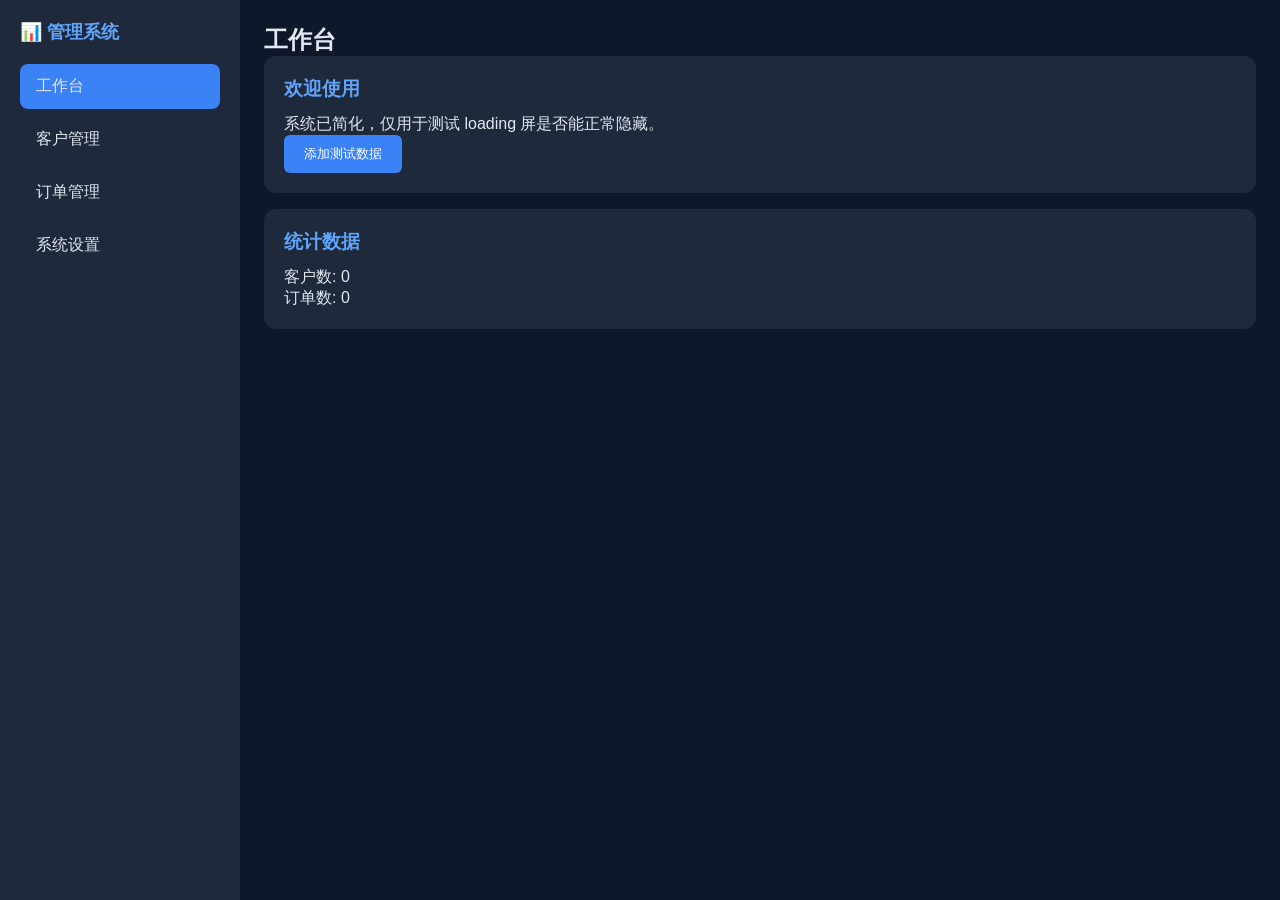
<file: index_simple_backup.html>
<!DOCTYPE html>
<html lang="zh-CN">
<head>
  <meta charset="UTF-8">
  <meta name="viewport" content="width=device-width, initial-scale=1.0">
  <title>销售客户管理系统 - 简化版</title>
  <style>
    * { margin: 0; padding: 0; box-sizing: border-box; }
    body { font-family: -apple-system, BlinkMacSystemFont, 'Segoe UI', sans-serif; background: #0f172a; color: #e2e8f0; min-height: 100vh; }
    
    /* Loading 屏 */
    #app-loading { position: fixed; inset: 0; background: #0f172a; display: flex; flex-direction: column; align-items: center; justify-content: center; z-index: 99999; transition: opacity 0.3s; }
    #app-loading .logo { width: 64px; height: 64px; background: linear-gradient(135deg, #3b82f6, #8b5cf6); border-radius: 12px; display: flex; align-items: center; justify-content: center; margin-bottom: 16px; }
    #app-loading .logo::after { content: '📊'; font-size: 32px; }
    #app-loading h1 { font-size: 24px; margin-bottom: 8px; }
    #app-loading p { color: #94a3b8; margin-bottom: 20px; }
    #app-loading .spinner { width: 40px; height: 40px; border: 3px solid #1e293b; border-top-color: #3b82f6; border-radius: 50%; animation: spin 1s linear infinite; }
    @keyframes spin { to { transform: rotate(360deg); } }
    
    /* 主布局 */
    .layout { display: flex; min-height: 100vh; }
    .sidebar { width: 240px; background: #1e293b; padding: 20px; }
    .sidebar h2 { font-size: 18px; margin-bottom: 20px; color: #60a5fa; }
    .nav-item { padding: 12px 16px; margin-bottom: 8px; border-radius: 8px; cursor: pointer; transition: all 0.2s; }
    .nav-item:hover { background: #334155; }
    .nav-item.active { background: #3b82f6; }
    
    .main { flex: 1; padding: 24px; }
    .page-section { display: none; }
    .page-section.active { display: block; }
    
    .card { background: #1e293b; border-radius: 12px; padding: 20px; margin-bottom: 16px; }
    .card h3 { margin-bottom: 12px; color: #60a5fa; }
    
    button { background: #3b82f6; color: white; border: none; padding: 10px 20px; border-radius: 6px; cursor: pointer; }
    button:hover { background: #2563eb; }
  </style>
</head>
<body>
  <!-- Loading 屏 -->
  <div id="app-loading">
    <div class="logo"></div>
    <h1>销售客户管理系统</h1>
    <p>正在加载数据...</p>
    <div class="spinner"></div>
  </div>

  <div class="layout">
    <aside class="sidebar">
      <h2>📊 管理系统</h2>
      <div class="nav-item active" data-page="dashboard">工作台</div>
      <div class="nav-item" data-page="customers">客户管理</div>
      <div class="nav-item" data-page="orders">订单管理</div>
      <div class="nav-item" data-page="settings">系统设置</div>
    </aside>
    
    <main class="main">
      <section id="page-dashboard" class="page-section active">
        <h2>工作台</h2>
        <div class="card">
          <h3>欢迎使用</h3>
          <p>系统已简化，仅用于测试 loading 屏是否能正常隐藏。</p>
          <button onclick="addTestData()">添加测试数据</button>
        </div>
        <div class="card">
          <h3>统计数据</h3>
          <p>客户数: <span id="customer-count">0</span></p>
          <p>订单数: <span id="order-count">0</span></p>
        </div>
      </section>
      
      <section id="page-customers" class="page-section">
        <h2>客户管理</h2>
        <div class="card">
          <p>客户列表将显示在这里...</p>
        </div>
      </section>
      
      <section id="page-orders" class="page-section">
        <h2>订单管理</h2>
        <div class="card">
          <p>订单列表将显示在这里...</p>
        </div>
      </section>
      
      <section id="page-settings" class="page-section">
        <h2>系统设置</h2>
        <div class="card">
          <p>设置选项将显示在这里...</p>
        </div>
      </section>
    </main>
  </div>

  <!-- 独立安全网：不依赖任何外部JS，10秒后强制隐藏loading -->
  <script>
    (function() {
      setTimeout(function() {
        var el = document.getElementById('app-loading');
        if (el) {
          el.style.opacity = '0';
          setTimeout(function() { el.style.display = 'none'; }, 300);
        }
      }, 3000); // 3秒后强制隐藏，用于测试
    })();
  </script>

  <script>
    // 全局数据
    window.APP = { db: { customers: [], orders: [], settings: {} } };
    
    // 导航切换
    function navigateTo(page) {
      document.querySelectorAll('.page-section').forEach(function(el) { el.classList.remove('active'); });
      document.querySelectorAll('.nav-item').forEach(function(el) { el.classList.remove('active'); });
      
      var target = document.getElementById('page-' + page);
      if (target) target.classList.add('active');
      
      document.querySelector('.nav-item[data-page="' + page + '"]').classList.add('active');
    }
    
    // 点击导航
    document.querySelectorAll('.nav-item').forEach(function(item) {
      item.addEventListener('click', function() {
        navigateTo(this.dataset.page);
      });
    });
    
    // 添加测试数据
    function addTestData() {
      window.APP.db.customers.push({ id: Date.now(), name: '测试客户' + Math.floor(Math.random()*100) });
      window.APP.db.orders.push({ id: Date.now(), amount: Math.floor(Math.random()*1000) });
      updateStats();
    }
    
    // 更新统计
    function updateStats() {
      document.getElementById('customer-count').textContent = window.APP.db.customers.length;
      document.getElementById('order-count').textContent = window.APP.db.orders.length;
    }
    
    // 初始化
    function initApp() {
      console.log('initApp 开始执行');
      updateStats();
      
      // 隐藏 loading 屏
      var loadingEl = document.getElementById('app-loading');
      if (loadingEl) {
        loadingEl.style.opacity = '0';
        setTimeout(function() { loadingEl.style.display = 'none'; }, 300);
      }
      console.log('initApp 执行完成，loading 屏已隐藏');
    }
    
    // DOM 加载完成后初始化
    if (document.readyState === 'loading') {
      document.addEventListener('DOMContentLoaded', initApp);
    } else {
      initApp();
    }
  </script>
</body>
</html>
</file>
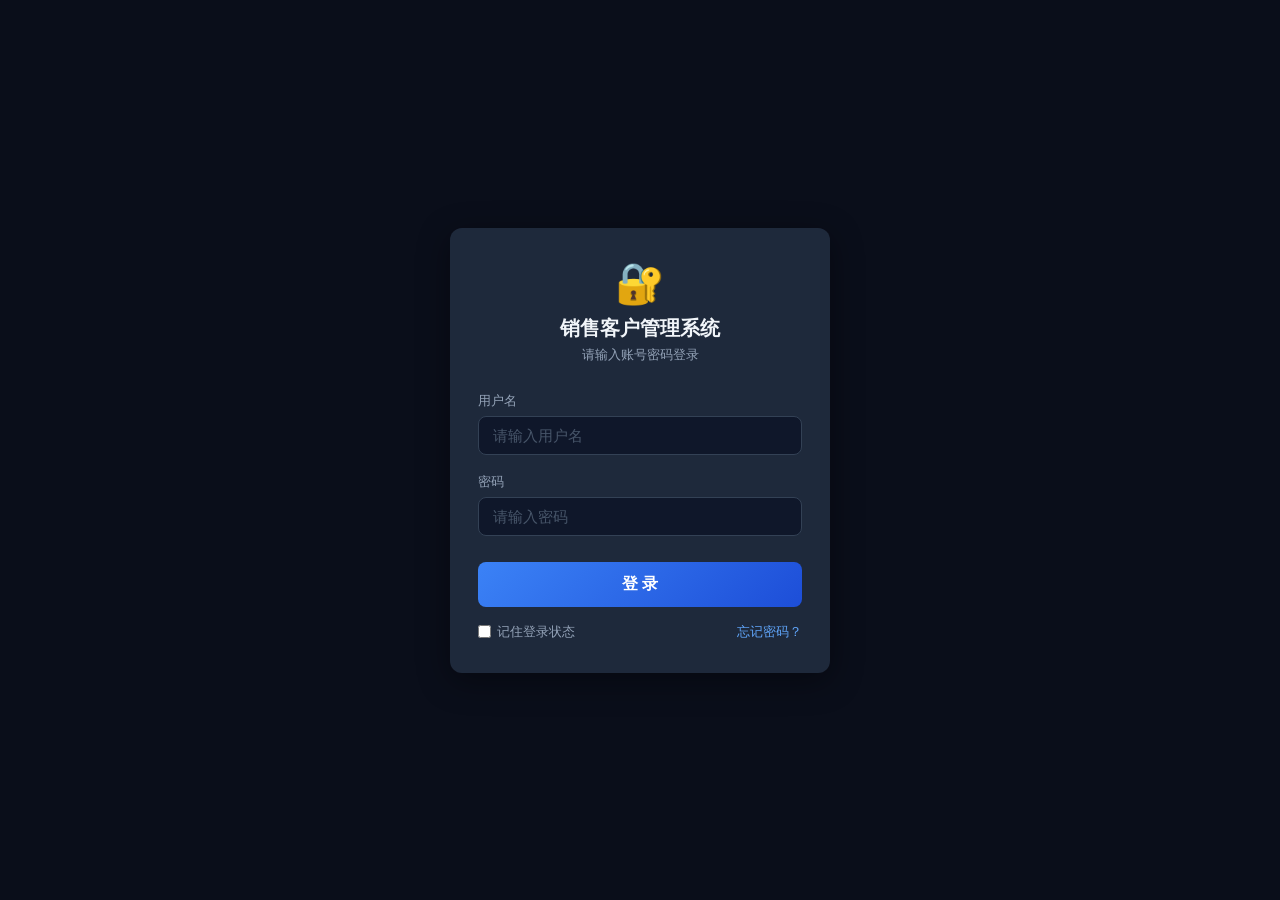
<file: login.html>
<!DOCTYPE html>
<html lang="zh-CN">
<head>
<meta charset="UTF-8">
<meta name="viewport" content="width=device-width, initial-scale=1.0, maximum-scale=1.0, user-scalable=no">
<title>登录 - 销售客户管理系统</title>
<style>
  * { box-sizing: border-box; margin: 0; padding: 0; }
  body {
    font-family: -apple-system, BlinkMacSystemFont, 'Segoe UI', sans-serif;
    background: #0a0e1a;
    min-height: 100vh;
    display: flex; align-items: center; justify-content: center;
    color: #e2e8f0;
  }
  .login-box {
    width: 100%; max-width: 380px;
    background: #1e293b;
    border-radius: 12px;
    padding: 32px 28px;
    box-shadow: 0 8px 32px rgba(0,0,0,0.4);
  }
  .login-logo {
    text-align: center;
    margin-bottom: 8px;
    font-size: 40px;
  }
  .login-title {
    text-align: center;
    font-size: 20px;
    font-weight: 600;
    margin-bottom: 4px;
    color: #f1f5f9;
  }
  .login-subtitle {
    text-align: center;
    font-size: 13px;
    color: #94a3b8;
    margin-bottom: 28px;
  }
  .form-group { margin-bottom: 18px; }
  .form-label {
    display: block;
    font-size: 13px;
    color: #94a3b8;
    margin-bottom: 6px;
  }
  .form-input {
    width: 100%;
    padding: 10px 14px;
    background: #0f172a;
    border: 1px solid #334155;
    border-radius: 8px;
    color: #e2e8f0;
    font-size: 15px;
    outline: none;
    transition: border-color 0.2s;
  }
  .form-input:focus { border-color: #3b82f6; }
  .form-input::placeholder { color: #475569; }
  .btn-login {
    width: 100%;
    padding: 12px;
    background: linear-gradient(135deg, #3b82f6, #1d4ed8);
    border: none;
    border-radius: 8px;
    color: #fff;
    font-size: 16px;
    font-weight: 600;
    cursor: pointer;
    transition: opacity 0.2s;
    margin-top: 8px;
  }
  .btn-login:hover { opacity: 0.9; }
  .btn-login:disabled { opacity: 0.5; cursor: not-allowed; }
  .login-links {
    display: flex; justify-content: space-between; align-items: center;
    margin-top: 16px; font-size: 13px;
  }
  .login-links a {
    color: #60a5fa; text-decoration: none;
  }
  .login-links a:hover { text-decoration: underline; }
  .remember-me-wrap {
    display: flex; align-items: center; gap: 6px;
    color: #94a3b8; font-size: 13px; cursor: pointer;
    user-select: none;
  }
  .remember-me-wrap input { cursor: pointer; accent-color: #3b82f6; }
  .login-error {
    background: rgba(239,68,68,0.15);
    border: 1px solid rgba(239,68,68,0.3);
    color: #fca5a5;
    padding: 10px 14px;
    border-radius: 8px;
    font-size: 13px;
    margin-bottom: 16px;
    display: none;
  }
  .login-error.show { display: block; }
  .login-toast {
    position: fixed; top: 20px; left: 50%; transform: translateX(-50%);
    background: #1e293b; color: #e2e8f0;
    padding: 10px 24px; border-radius: 8px;
    font-size: 14px; z-index: 9999;
    box-shadow: 0 4px 16px rgba(0,0,0,0.3);
    display: none;
  }
  .login-toast.show { display: block; }
  /* 找回密码弹窗 */
  .recover-box { display: none; }
  .recover-box.show { display: block; }
  .login-box .recover-box { margin-top: 0; }
  .back-link {
    color: #94a3b8; text-decoration: none; font-size: 13px;
    display: inline-block; margin-bottom: 16px; cursor: pointer;
  }
  .back-link:hover { color: #e2e8f0; }
  /* 移动端适配 */
  @media screen and (max-width: 480px) {
    body {
      align-items: flex-start; /* 从顶部开始，不要完全居中 */
      padding: 16px 0;
      min-height: 100vh;
    }
    .login-box {
      max-width: 100%;
      margin: 0 12px;
      padding: 24px 20px;
      border-radius: 16px;
    }
    .login-logo { font-size: 36px; margin-bottom: 6px; }
    .login-title { font-size: 18px; }
    .login-subtitle { font-size: 12px; margin-bottom: 20px; }
    .form-input { font-size: 15px; padding: 12px 14px; }
    .btn-login { font-size: 15px; padding: 13px; }
    .login-links {
      font-size: 12px;
      flex-wrap: wrap;
      gap: 8px;
    }
  }
  /* 极窄屏幕 */
  @media screen and (max-width: 360px) {
    .login-box { margin: 0 8px; padding: 20px 16px; }
    .login-logo { font-size: 32px; }
    .login-title { font-size: 16px; }
  }
</style>
</head>
<body>

<!-- 登录表单 -->
<div class="login-box" id="login-box">
  <div class="login-logo">🔐</div>
  <div class="login-title">销售客户管理系统</div>
  <div class="login-subtitle">请输入账号密码登录</div>
  <div class="login-error" id="login-error"></div>
  <form id="login-form" onsubmit="return doLogin()">
    <div class="form-group">
      <label class="form-label">用户名</label>
      <input type="text" class="form-input" id="login-user" placeholder="请输入用户名" autocomplete="username" required>
    </div>
    <div class="form-group">
      <label class="form-label">密码</label>
      <input type="password" class="form-input" id="login-pass" placeholder="请输入密码" autocomplete="current-password" required>
    </div>
    <button type="submit" class="btn-login" id="login-btn">登  录</button>
  </form>
  <div class="login-links">
    <label class="remember-me-wrap">
      <input type="checkbox" id="remember-me"> 记住登录状态
    </label>
    <a onclick="showRecover()">忘记密码？</a>
  </div>
</div>

<!-- 找回密码表单 -->
<div class="login-box recover-box" id="recover-box">
  <a class="back-link" onclick="showLogin()">← 返回登录</a>
  <div class="login-title" style="font-size:17px;">找回密码</div>
  <div class="login-subtitle">回答安全问题后重置密码</div>
  <div class="login-error" id="recover-error"></div>
  <form id="recover-form" onsubmit="return doRecover()">
    <div class="form-group">
      <label class="form-label">用户名</label>
      <input type="text" class="form-input" id="recover-user" placeholder="请输入用户名" required>
    </div>
    <div class="form-group">
      <label class="form-label">绑定的邮箱</label>
      <input type="email" class="form-input" id="recover-email" placeholder="请输入绑定的邮箱" required>
    </div>
    <div class="form-group">
      <label class="form-label">安全问题</label>
      <select class="form-input" id="recover-question" required>
        <option value="">请选择安全问题</option>
        <option value="pet">您第一只宠物的名字？</option>
        <option value="school">您小学的名称？</option>
        <option value="city">您出生的城市？</option>
        <option value="mother">您母亲的名字？</option>
      </select>
    </div>
    <div class="form-group">
      <label class="form-label">安全问题答案</label>
      <input type="text" class="form-input" id="recover-answer" placeholder="请输入答案" required>
    </div>
    <div class="form-group">
      <label class="form-label">新密码</label>
      <input type="password" class="form-input" id="recover-newpass" placeholder="请输入新密码（至少4位）" minlength="4" required>
    </div>
    <button type="submit" class="btn-login">重置密码</button>
  </form>
</div>

<div class="login-toast" id="login-toast"></div>

<script>
// ========== 初始化认证系统 ==========
function initAuthSystem() {
  const users = JSON.parse(localStorage.getItem('auth_users') || 'null');
  if (!users) {
    // 默认账号：admin / admin
    const defaultUser = {
      username: 'admin',
      // 简单哈希存储（非安全，纯前端限制）
      password: btoa('admin'),
      email: '',
      secretQuestion: '',
      secretAnswer: '',
      updatedAt: Date.now()
    };
    localStorage.setItem('auth_users', JSON.stringify([defaultUser]));
  }
}

function getUsers() {
  return JSON.parse(localStorage.getItem('auth_users') || '[]');
}
function saveUsers(users) {
  localStorage.setItem('auth_users', JSON.stringify(users));
}

// ========== 登录 ==========
function doLogin() {
  const username = document.getElementById('login-user').value.trim();
  const password = document.getElementById('login-pass').value;
  const errorEl = document.getElementById('login-error');
  const btn = document.getElementById('login-btn');

  if (!username || !password) {
    errorEl.textContent = '请输入用户名和密码';
    errorEl.classList.add('show');
    return false;
  }

  const users = getUsers();
  const user = users.find(u => u.username === username);

  if (!user || user.password !== btoa(password)) {
    errorEl.textContent = '用户名或密码错误';
    errorEl.classList.add('show');
    return false;
  }

  // 登录成功：写入会话
  const remember = document.getElementById('remember-me').checked;
  
  // 记住密码：保存账号密码到 localStorage
  if (remember) {
    localStorage.setItem('auth_saved_username', username);
    localStorage.setItem('auth_saved_password', password);
  } else {
    localStorage.removeItem('auth_saved_username');
    localStorage.removeItem('auth_saved_password');
  }
  
  const expiresIn = remember ? 30 * 24 * 60 * 60 * 1000 : 0; // 记住=30天，否则=会话结束
  const session = {
    username: user.username,
    loggedInAt: Date.now(),
    expiresAt: expiresIn > 0 ? Date.now() + expiresIn : 0  // 0=会话结束
  };
  localStorage.setItem('auth_session', JSON.stringify(session));

  btn.textContent = '登录成功，跳转中...';
  btn.disabled = true;

  setTimeout(() => {
    // 跳转到主页面
    const jumpTo = (sessionStorage.getItem('auth_redirect') || 'v4.html');
    sessionStorage.removeItem('auth_redirect');
    location.href = jumpTo;
  }, 600);

  return false;
}

// ========== 找回密码 ==========
function showRecover() {
  document.getElementById('login-box').style.display = 'none';
  document.getElementById('recover-box').classList.add('show');
  document.getElementById('recover-error').classList.remove('show');
}
function showLogin() {
  document.getElementById('recover-box').classList.remove('show');
  document.getElementById('login-box').style.display = '';
  document.getElementById('login-error').classList.remove('show');
}

function doRecover() {
  const username = document.getElementById('recover-user').value.trim();
  const email = document.getElementById('recover-email').value.trim();
  const question = document.getElementById('recover-question').value;
  const answer = document.getElementById('recover-answer').value.trim();
  const newPass = document.getElementById('recover-newpass').value;
  const errorEl = document.getElementById('recover-error');

  if (!username || !email || !question || !answer || !newPass) {
    errorEl.textContent = '请填写所有字段';
    errorEl.classList.add('show');
    return false;
  }
  if (newPass.length < 4) {
    errorEl.textContent = '新密码至少4位';
    errorEl.classList.add('show');
    return false;
  }

  const users = getUsers();
  const userIdx = users.findIndex(u => u.username === username);

  if (userIdx === -1) {
    errorEl.textContent = '用户不存在';
    errorEl.classList.add('show');
    return false;
  }

  const user = users[userIdx];

  // 验证邮箱和安全问题
  if (user.email && user.email !== email) {
    errorEl.textContent = '邮箱与绑定邮箱不匹配';
    errorEl.classList.add('show');
    return false;
  }
  if (user.secretQuestion && user.secretQuestion !== question) {
    errorEl.textContent = '安全问题选择不正确';
    errorEl.classList.add('show');
    return false;
  }
  if (user.secretAnswer && user.secretAnswer !== answer) {
    errorEl.textContent = '安全问题答案不正确';
    errorEl.classList.add('show');
    return false;
  }

  // 重置密码
  users[userIdx].password = btoa(newPass);
  users[userIdx].updatedAt = Date.now();
  if (!user.secretQuestion) {
    users[userIdx].secretQuestion = question;
    users[userIdx].secretAnswer = answer;
  }
  saveUsers(users);

  showToast('密码已重置，请返回登录');
  setTimeout(() => showLogin(), 1200);

  return false;
}

// ========== Toast ==========
function showToast(msg) {
  const t = document.getElementById('login-toast');
  t.textContent = msg;
  t.classList.add('show');
  setTimeout(() => t.classList.remove('show'), 2000);
}

// ========== 初始化 ==========
initAuthSystem();

// 如果已经登录，直接跳转
(function() {
  const session = JSON.parse(localStorage.getItem('auth_session') || 'null');
  if (session && session.username) {
    location.href = (sessionStorage.getItem('auth_redirect') || 'v4.html');
  }
  // 自动填充记住的账号密码
  const savedUser = localStorage.getItem('auth_saved_username');
  const savedPass = localStorage.getItem('auth_saved_password');
  if (savedUser) document.getElementById('login-user').value = savedUser;
  if (savedPass) document.getElementById('login-pass').value = savedPass;
  if (savedUser && savedPass) document.getElementById('remember-me').checked = true;
})();

// 回车登录
document.getElementById('login-pass').addEventListener('keydown', function(e) {
  if (e.key === 'Enter') doLogin();
});
</script>
</body>
</html>
</file>
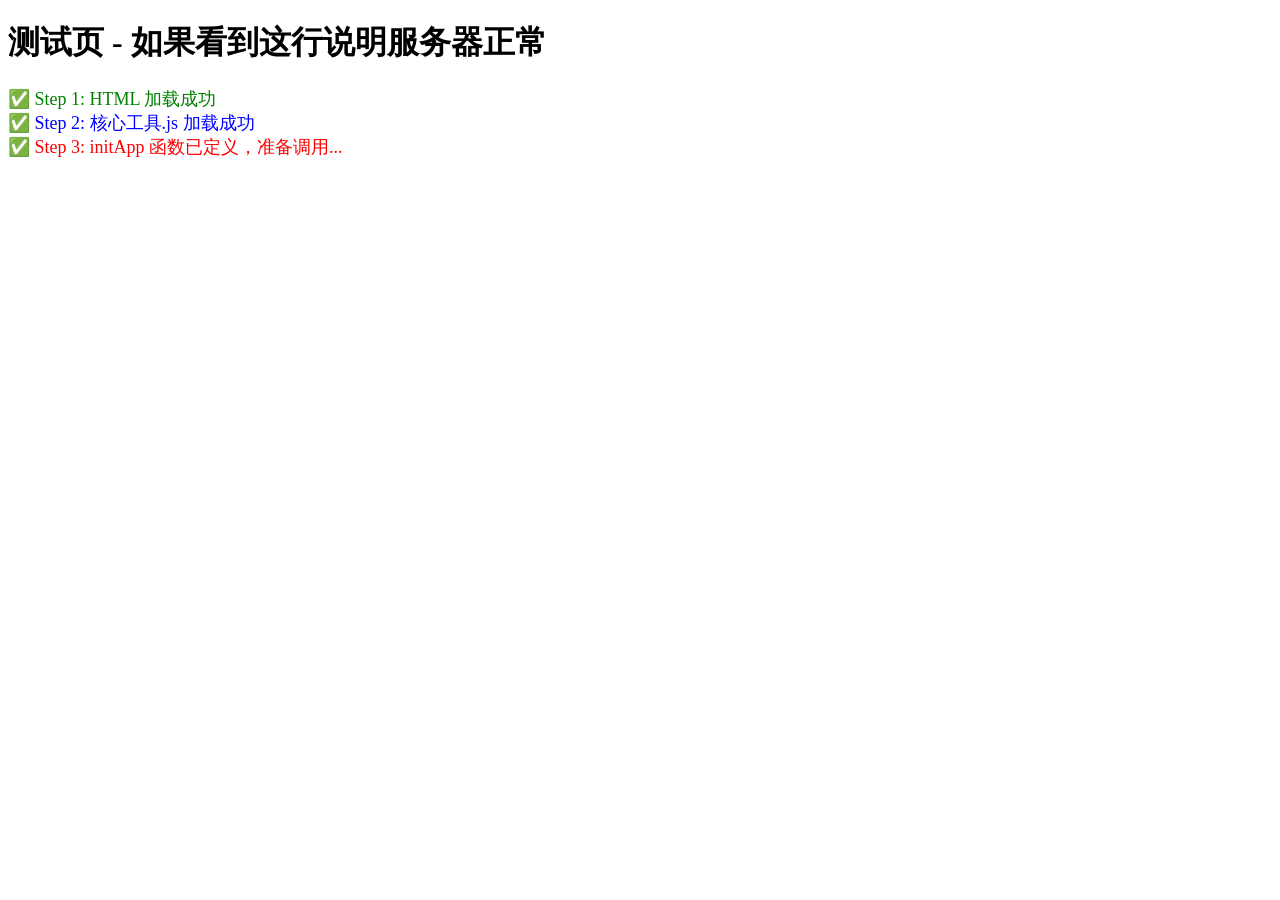
<file: test.html>
<!DOCTYPE html>
<html>
<head><meta charset="UTF-8"><title>测试页</title></head>
<body>
<h1>测试页 - 如果看到这行说明服务器正常</h1>
<div id="step1" style="color:green;font-size:18px;"></div>
<div id="step2" style="color:blue;font-size:18px;"></div>
<div id="step3" style="color:red;font-size:18px;"></div>

<script>
document.getElementById('step1').textContent = '✅ Step 1: HTML 加载成功';

try {
  // 测试加载 核心工具.js
  var s = document.createElement('script');
  s.src = '核心工具.js?v=202605031200';
  s.onload = function() {
    document.getElementById('step2').textContent = '✅ Step 2: 核心工具.js 加载成功';
    if (typeof initApp === 'function') {
      document.getElementById('step3').textContent = '✅ Step 3: initApp 函数已定义，准备调用...';
      setTimeout(function() {
        try {
          initApp();
          document.getElementById('step3').textContent = '✅ Step 4: initApp() 调用成功！';
        } catch(e) {
          document.getElementById('step3').textContent = '❌ Step 4 失败: ' + e.message;
        }
      }, 1000);
    } else {
      document.getElementById('step3').textContent = '❌ 核心工具.js 已加载，但 initApp 未定义！';
    }
  };
  s.onerror = function() {
    document.getElementById('step2').textContent = '❌ Step 2 失败: 核心工具.js 加载失败（404 或路径错误）';
  };
  document.head.appendChild(s);
} catch(e) {
  document.body.innerHTML += '<p style="color:red;">异常: ' + e.message + '</p>';
}
</script>
</body>
</html>
</file>
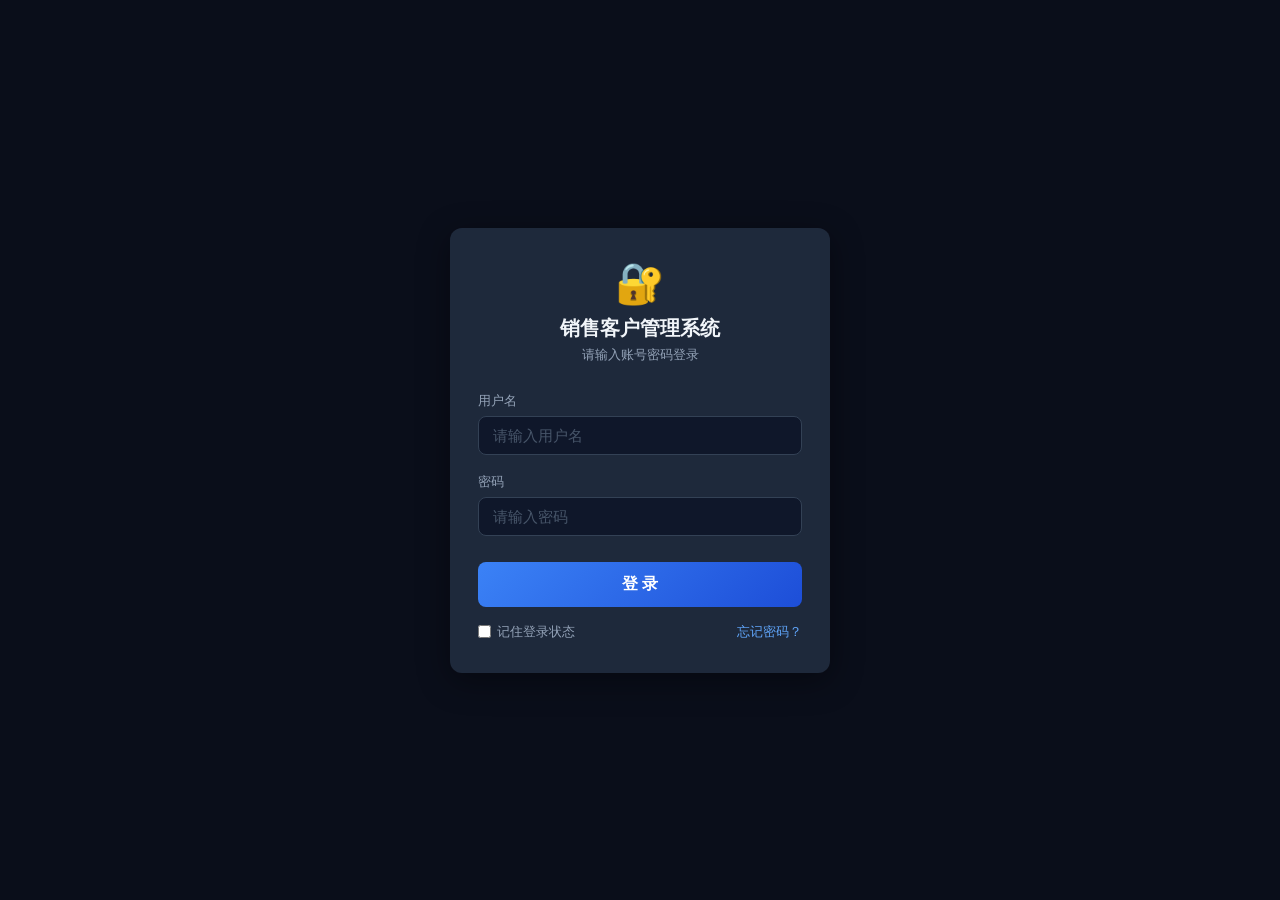
<file: v4.html>
<!DOCTYPE html>
<html lang="zh-CN">
<head>
  <meta charset="UTF-8">
  <meta name="viewport" content="width=device-width, initial-scale=1.0, maximum-scale=1.0, user-scalable=no">
  <title>销售客户管理系统</title>
  <link rel="stylesheet" href="style.css?v=202605071800">
</head>
<body>
<script>
// 登录认证检查：未登录或会话过期则跳转 login.html（含自动登录）
(function() {
  try {
    const session = JSON.parse(localStorage.getItem('auth_session') || 'null');
    // 检查会话存在、用户名存在、且未过期（expiresAt=0表示永久记住，>0则需校验）
    const valid = session && session.username &&
      (session.expiresAt === 0 || session.expiresAt > Date.now());
    if (!valid) {
      sessionStorage.setItem('auth_redirect', location.pathname.replace(/^.*\//, ''));
      location.href = 'login.html?v=' + Date.now();
    }
  } catch(e) {
    sessionStorage.setItem('auth_redirect', 'v4.html');
    location.href = 'login.html?v=' + Date.now();
  }
})();
</script>
<div class="app-layout">

  <!-- 移动端顶部导航 -->
  <header class="mobile-header" id="mobile-header">
    <button class="mobile-menu-btn" id="mobile-menu-btn" onclick="toggleMobileMenu()" aria-label="打开菜单">
      <svg width="22" height="22" viewBox="0 0 24 24" fill="none" stroke="currentColor" stroke-width="2" stroke-linecap="round" stroke-linejoin="round">
        <line x1="3" y1="6" x2="21" y2="6"></line>
        <line x1="3" y1="12" x2="21" y2="12"></line>
        <line x1="3" y1="18" x2="21" y2="18"></line>
      </svg>
    </button>
    <div class="mobile-header-title" id="mobile-header-title">工作台</div>
    <!-- 同步按钮 -->
    <button onclick="syncNow()" title="同步数据" class="mobile-header-btn" aria-label="同步数据" id="mobile-sync-top-btn">
      <svg id="sync-icon-top" width="19" height="19" viewBox="0 0 24 24" fill="none" stroke="currentColor" stroke-width="2" stroke-linecap="round" stroke-linejoin="round">
        <polyline points="23 4 23 10 17 10"></polyline>
        <polyline points="1 20 1 14 7 14"></polyline>
        <path d="M3.51 9a9 9 0 0 1 14.85-3.36L23 10M1 14l4.64 4.36A9 9 0 0 0 20.49 15"></path>
      </svg>
    </button>
    <!-- 齿轮设置按钮 -->
    <button onclick="navigateTo('settings')" title="系统设置" class="mobile-header-btn" aria-label="系统设置">
      <svg width="19" height="19" viewBox="0 0 24 24" fill="none" stroke="currentColor" stroke-width="2" stroke-linecap="round" stroke-linejoin="round">
        <circle cx="12" cy="12" r="3"></circle>
        <path d="M19.4 15a1.65 1.65 0 0 0 .33 1.82l.06.06a2 2 0 0 1-2.83 2.83l-.06-.06a1.65 1.65 0 0 0-1.82-.33 1.65 1.65 0 0 0-1 1.51V21a2 2 0 0 1-4 0v-.09A1.65 1.65 0 0 0 9 19.4a1.65 1.65 0 0 0-1.82.33l-.06.06a2 2 0 0 1-2.83-2.83l.06-.06A1.65 1.65 0 0 0 4.68 15a1.65 1.65 0 0 0-1.51-1H3a2 2 0 0 1 0-4h.09A1.65 1.65 0 0 0 4.6 9a1.65 1.65 0 0 0-.33-1.82l-.06-.06a2 2 0 0 1 2.83-2.83l.06.06A1.65 1.65 0 0 0 9 4.68a1.65 1.65 0 0 0 1-1.51V3a2 2 0 0 1 4 0v.09a1.65 1.65 0 0 0 1 1.51 1.65 1.65 0 0 0 1.82-.33l.06-.06a2 2 0 0 1 2.83 2.83l-.06.06A1.65 1.65 0 0 0 19.4 9a1.65 1.65 0 0 0 1.51 1H21a2 2 0 0 1 0 4h-.09a1.65 1.65 0 0 0-1.51 1z"></path>
      </svg>
    </button>
  </header>

  <!-- 侧边栏遮罩层（移动端） -->
  <div class="sidebar-overlay" id="sidebar-overlay" onclick="closeMobileMenu()"></div>

  <!-- 侧边栏 -->
  <aside class="sidebar" id="sidebar">
    <div class="sidebar-logo">
      <img id="site-logo" src="" alt="logo">
      <div class="logo-icon">📊</div>
      <div id="site-title">销售客户管理系统</div>
      <button class="sidebar-close-btn" id="sidebar-close-btn" onclick="closeMobileMenu()" aria-label="关闭菜单">
        <svg width="18" height="18" viewBox="0 0 24 24" fill="none" stroke="currentColor" stroke-width="2" stroke-linecap="round" stroke-linejoin="round">
          <line x1="18" y1="6" x2="6" y2="18"></line>
          <line x1="6" y1="6" x2="18" y2="18"></line>
        </svg>
      </button>
    </div>

    <div class="nav-section">核心功能</div>
    <div class="nav-item active" data-page="dashboard" onclick="navigateTo('dashboard')">
      <span class="nav-icon">🏠</span> 工作台
    </div>
    <div class="nav-item" data-page="customers" onclick="navigateTo('customers')">
      <span class="nav-icon">👥</span> 客户管理
    </div>
    <div class="nav-item" data-page="orders-software" onclick="navigateTo('orders-software')">
      <span class="nav-icon">💾</span> 软件订单
    </div>
    <div class="nav-item" data-page="orders-hardware" onclick="navigateTo('orders-hardware')">
      <span class="nav-icon">💻</span> 硬件订单
    </div>
    <div class="nav-item" data-page="cards" onclick="navigateTo('cards')">
      <span class="nav-icon">🔑</span> 卡密库
    </div>

    <div class="nav-section">商品与数据</div>
    <div class="nav-item" data-page="products" onclick="navigateTo('products')">
      <span class="nav-icon">📦</span> 商品管理
    </div>
    <div class="nav-item" data-page="product-sales" onclick="navigateTo('product-sales')">
      <span class="nav-icon">📊</span> 产品销售
    </div>
    <div class="nav-item" data-page="stats" onclick="navigateTo('stats')">
      <span class="nav-icon">📈</span> 数据统计
    </div>

    <div class="nav-section">系统</div>
    <div class="nav-item" data-page="settings" onclick="navigateTo('settings')">
      <span class="nav-icon">⚙️</span> 系统设置
    </div>

    <!-- 快捷功能（桌面端） -->
    <div class="sidebar-bottom" style="display:flex;align-items:center;gap:6px;">
      <button onclick="syncNow()" title="同步云端数据" style="background:var(--bg-hover);border:1px solid var(--border);border-radius:6px;padding:5px 8px;cursor:pointer;color:var(--text-secondary);font-size:12px;display:flex;align-items:center;gap:4px;flex:1;justify-content:center;">
        <svg id="sidebar-sync-icon" width="14" height="14" viewBox="0 0 24 24" fill="none" stroke="currentColor" stroke-width="2" stroke-linecap="round" stroke-linejoin="round">
          <polyline points="23 4 23 10 17 10"></polyline>
          <polyline points="1 20 1 14 7 14"></polyline>
          <path d="M3.51 9a9 9 0 0 1 14.85-3.36L23 10M1 14l4.64 4.36A9 9 0 0 0 20.49 15"></path>
        </svg>
        <span id="sidebar-sync-text">同步</span>
      </button>
      <button onclick="logout()" title="退出登录" style="background:#fde8e8;border:1px solid #fca5a5;border-radius:6px;padding:5px 8px;cursor:pointer;color:#dc2626;font-size:12px;font-weight:500;display:flex;align-items:center;gap:4px;flex:1;justify-content:center;">
        <svg width="13" height="13" viewBox="0 0 24 24" fill="none" stroke="currentColor" stroke-width="2" stroke-linecap="round" stroke-linejoin="round">
          <path d="M9 21H5a2 2 0 0 1-2-2V5a2 2 0 0 1 2-2h4"></path>
          <polyline points="16 17 21 12 16 7"></polyline>
          <line x1="21" y1="12" x2="9" y2="12"></line>
        </svg>
        退出
      </button>
      <button onclick="cycleTheme()" title="切换主题" style="background:var(--bg-hover);border:1px solid var(--border);border-radius:6px;padding:5px 8px;cursor:pointer;color:var(--text-secondary);font-size:14px;line-height:1;" id="theme-toggle-icon-dt">🌙</button>
    </div>
  </aside>

  <!-- 主内容区 -->
  <main class="main-content" id="main-content">
    <div id="page-dashboard" class="page-section"></div>
    <div id="page-customers" class="page-section" style="display:none"></div>
    <div id="page-orders" class="page-section" style="display:none"></div>
    <div id="page-cards" class="page-section" style="display:none"></div>
    <div id="page-products" class="page-section" style="display:none"></div>
    <div id="page-product-sales" class="page-section" style="display:none"></div>
    <div id="page-stats" class="page-section" style="display:none"></div>
    <div id="page-settings" class="page-section" style="display:none"></div>
  </main>
</div>

<!-- 移动端底部导航：6项均分单排，两字标注，无商品管理/系统设置/产品销售/订单 -->
<nav class="mobile-bottom-nav" id="mobile-bottom-nav">
  <div class="mobile-nav-item active" data-page="dashboard" onclick="navigateTo('dashboard')">
    <span class="mobile-nav-icon">🏠</span>
    <span>工作台</span>
  </div>
  <div class="mobile-nav-item" data-page="customers" onclick="navigateTo('customers')">
    <span class="mobile-nav-icon">👥</span>
    <span>客户</span>
  </div>
  <div class="mobile-nav-item" data-page="orders-software" onclick="navigateTo('orders-software')">
    <span class="mobile-nav-icon">💾</span>
    <span>软件</span>
  </div>
  <div class="mobile-nav-item" data-page="orders-hardware" onclick="navigateTo('orders-hardware')">
    <span class="mobile-nav-icon">💻</span>
    <span>硬件</span>
  </div>
  <div class="mobile-nav-item" data-page="cards" onclick="navigateTo('cards')">
    <span class="mobile-nav-icon">🔑</span>
    <span>卡密</span>
  </div>
  <div class="mobile-nav-item" data-page="stats" onclick="navigateTo('stats')">
    <span class="mobile-nav-icon">📈</span>
    <span>统计</span>
  </div>
</nav>

<!-- JS模块加载 -->
<script src="核心工具.js?v=202605100200"></script>
<script src="工作台.js?v=202605100200"></script>
<script src="客户管理.js?v=202605100200"></script>
<script src="订单管理.js?v=202605100200"></script>
<script src="卡密库.js?v=202605100200"></script>
<script src="商品管理.js?v=202605100200"></script>
<script src="产品销售.js?v=202605100200"></script>
<script src="数据统计.js?v=202605100200"></script>
<script src="系统设置.js?v=202605100200"></script>
<script src="扩展功能.js?v=202605100200"></script>

<script>
function toggleMobileMenu() {
  var sidebar = document.getElementById('sidebar');
  var overlay = document.getElementById('sidebar-overlay');
  var isOpen = sidebar.classList.contains('mobile-open');
  if (isOpen) { closeMobileMenu(); }
  else {
    sidebar.classList.add('mobile-open');
    overlay.classList.add('show');
    document.body.style.overflow = 'hidden';
  }
}
function closeMobileMenu() {
  document.getElementById('sidebar').classList.remove('mobile-open');
  document.getElementById('sidebar-overlay').classList.remove('show');
  document.body.style.overflow = '';
}

var _origNavigateTo = navigateTo;
navigateTo = function(page) {
  // 记录是从哪里进入订单页的，用于 renderOrders 决定是否显示筛选标签栏
  if (page === 'orders-software') { window.ordersViewMode = 'software'; orderFilter = 'software'; orderPage = 1; }
  else if (page === 'orders-hardware') { window.ordersViewMode = 'hardware'; orderFilter = 'hardware'; orderPage = 1; }
  else if (page === 'orders') { window.ordersViewMode = 'all'; orderFilter = 'all'; orderPage = 1; }
  else { window.ordersViewMode = null; }
  _origNavigateTo(page);
  if (page === 'orders-software' || page === 'orders-hardware' || page === 'orders') {
    if (typeof renderOrders === 'function') renderOrders();
  }
  if (window.innerWidth < 768) closeMobileMenu();
  var titles = {
    dashboard:'工作台', customers:'客户管理', orders:'订单管理',
    'orders-software':'软件订单', 'orders-hardware':'硬件订单',
    cards:'卡密库', products:'商品管理', 'product-sales':'产品销售',
    stats:'数据统计', settings:'系统设置'
  };
  var el = document.getElementById('mobile-header-title');
  if (el) el.textContent = titles[page] || page;
  document.querySelectorAll('.sidebar .nav-item').forEach(function(item) {
    item.classList.toggle('active', item.dataset.page === page);
  });
  document.querySelectorAll('.mobile-nav-item').forEach(function(item) {
    item.classList.toggle('active', item.dataset.page === page);
  });
};

document.addEventListener('click', function(e) {
  if (!e.target.closest('[id$="-dropdown"]') && !e.target.closest('#of-cardSearch') && !e.target.closest('#nc-search')) {
    document.querySelectorAll('.custom-dropdown').forEach(function(d){ d.style.display = 'none'; });
  }
});
document.addEventListener('DOMContentLoaded', initApp);

// ========== 移动端下拉刷新 ==========
(function() {
  var ptr = document.createElement('div');
  ptr.id = 'pull-refresh-tip';
  ptr.innerHTML = '<svg id="ptr-arrow" width="20" height="20" viewBox="0 0 24 24" fill="none" stroke="currentColor" stroke-width="2" style="transition:transform 0.2s;"><polyline points="23 4 23 10 17 10"></polyline><polyline points="1 20 1 14 7 14"></polyline><path d="M3.51 9a9 9 0 0 1 14.85-3.36L23 10M1 14l4.64 4.36A9 9 0 0 0 20.49 15"></path></svg><span id="ptr-text">下拉刷新</span>';
  ptr.style.cssText = 'position:fixed;top:-52px;left:0;right:0;z-index:2000;display:flex;align-items:center;justify-content:center;gap:8px;height:52px;background:var(--bg-secondary);color:var(--text-secondary);font-size:13px;border-bottom:1px solid var(--border);transition:top 0.2s;pointer-events:none;';
  document.body.appendChild(ptr);

  var startY = 0, pulling = false, threshold = 70, maxPull = 90;
  var mc = document.getElementById('main-content');

  document.addEventListener('touchstart', function(e) {
    if (mc.scrollTop === 0) { startY = e.touches[0].clientY; pulling = true; }
  }, { passive: true });

  document.addEventListener('touchmove', function(e) {
    if (!pulling) return;
    var dist = Math.min(e.touches[0].clientY - startY, maxPull);
    if (dist <= 0) return;
    var progress = Math.min(dist / threshold, 1);
    ptr.style.top = (dist - 52) + 'px';
    var arrow = document.getElementById('ptr-arrow');
    var text = document.getElementById('ptr-text');
    if (dist >= threshold) {
      arrow.style.transform = 'rotate(180deg)';
      text.textContent = '释放刷新';
    } else {
      arrow.style.transform = 'rotate(0deg)';
      text.textContent = '下拉刷新';
    }
  }, { passive: true });

  document.addEventListener('touchend', function(e) {
    if (!pulling) return;
    var dist = e.changedTouches[0].clientY - startY;
    pulling = false;
    if (dist >= threshold) {
      document.getElementById('ptr-text').textContent = '正在刷新...';
      document.getElementById('ptr-arrow').style.animation = 'spin 0.8s linear infinite';
      if (!document.getElementById('ptr-spin-style')) {
        var s = document.createElement('style');
        s.id = 'ptr-spin-style';
        s.textContent = '@keyframes spin{from{transform:rotate(0)}to{transform:rotate(360deg)}}';
        document.head.appendChild(s);
      }
      setTimeout(function() {
        if (typeof syncNow === 'function') { syncNow(); }
        else { location.reload(); }
        ptr.style.top = '-52px';
        document.getElementById('ptr-arrow').style.animation = '';
      }, 800);
    } else {
      ptr.style.top = '-52px';
    }
  }, { passive: true });
})();
</script>
</body>
</html>
</file>
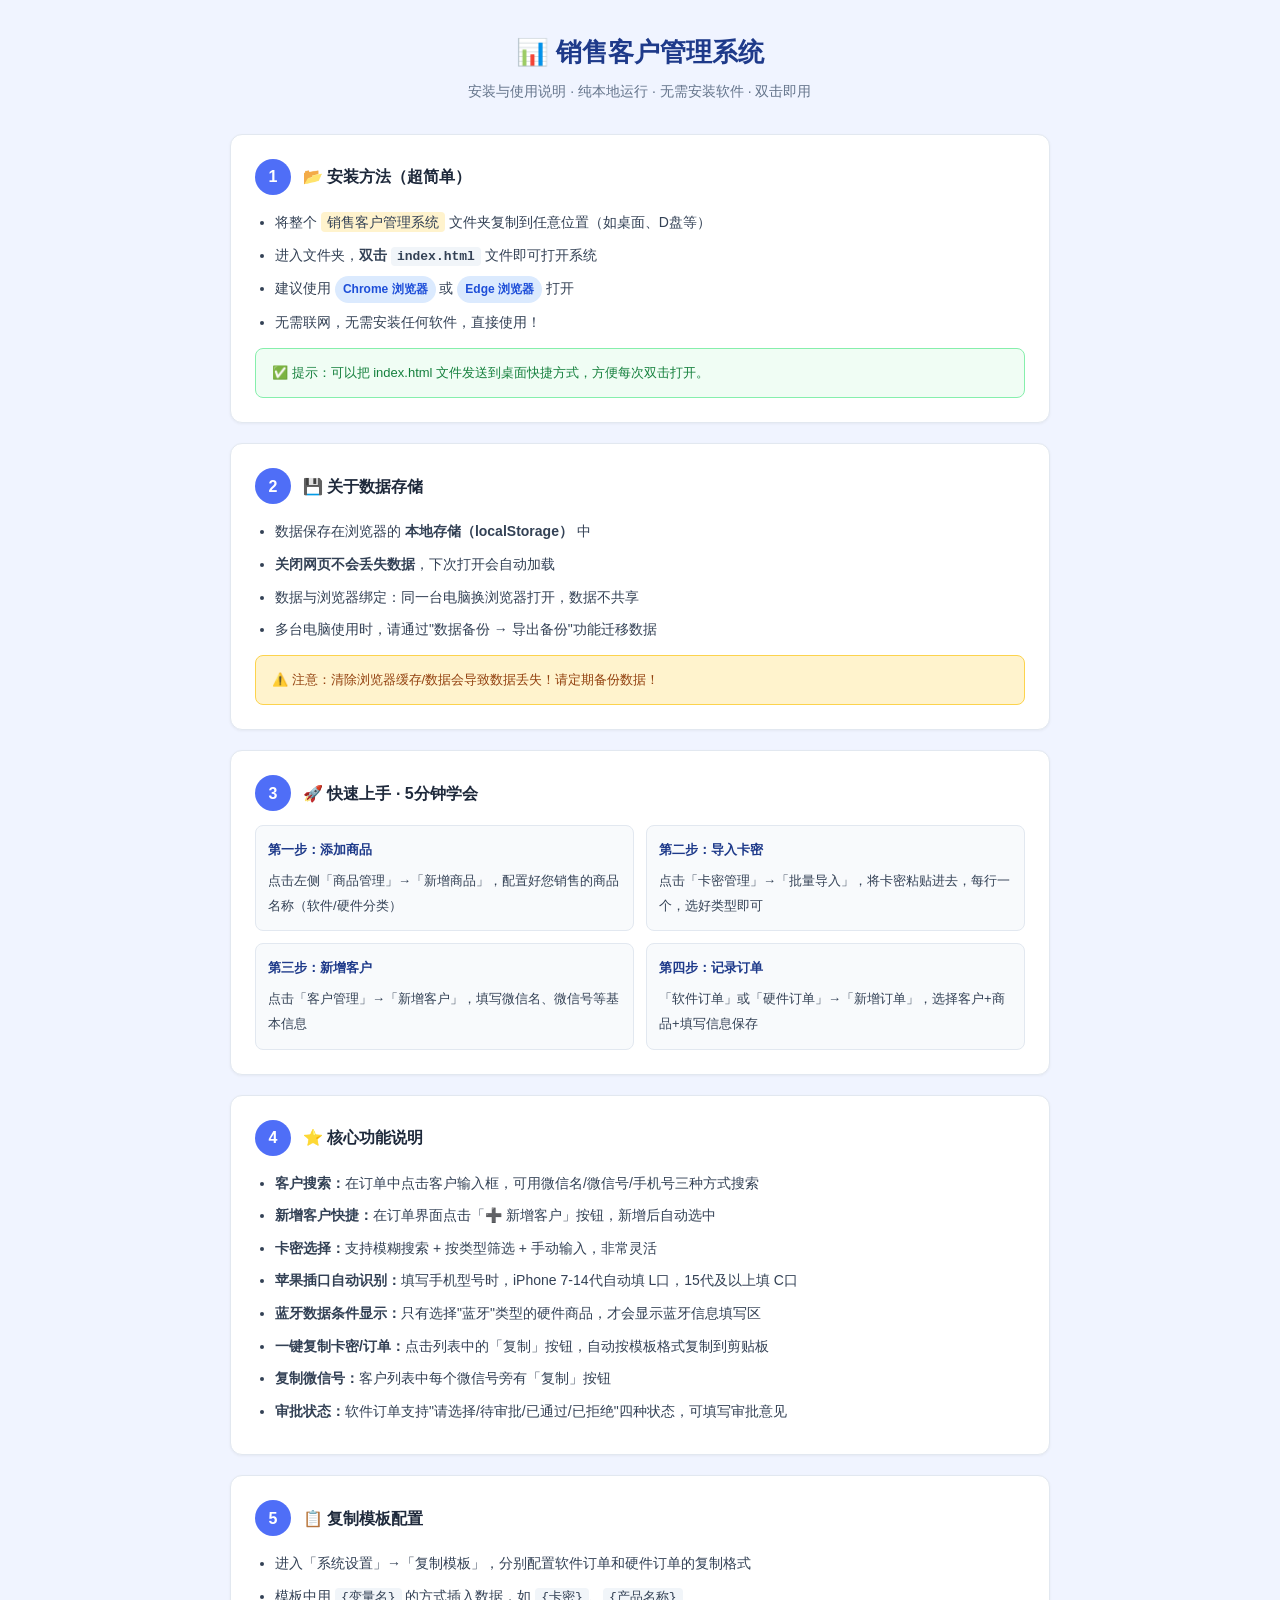
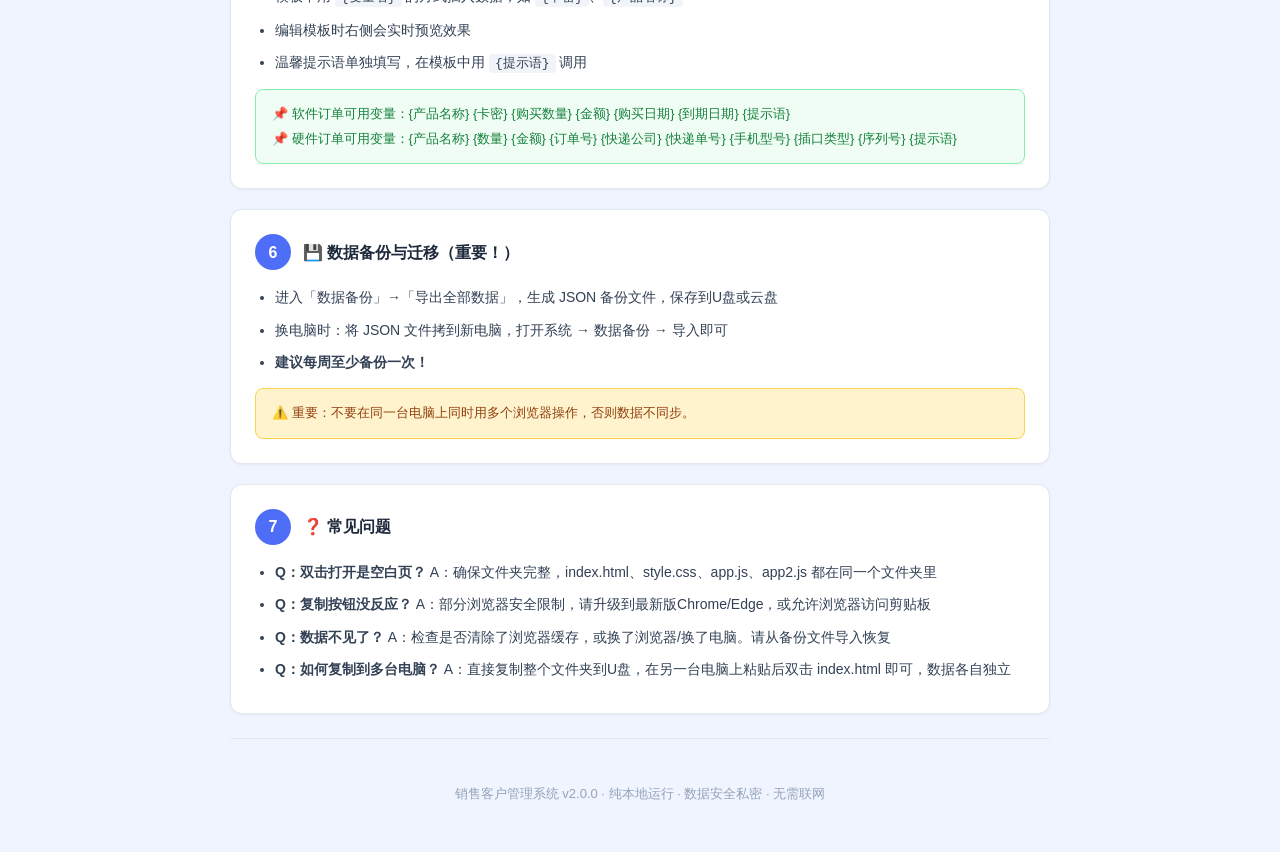
<file: 使用说明.html>
<!DOCTYPE html>
<html lang="zh-CN">
<head>
<meta charset="UTF-8">
<title>安装使用说明 - 销售客户管理系统</title>
<style>
*{margin:0;padding:0;box-sizing:border-box}
body{font-family:'Microsoft YaHei',sans-serif;background:#f0f4ff;color:#1e293b;line-height:1.7}
.container{max-width:860px;margin:0 auto;padding:30px 20px}
h1{text-align:center;color:#1e3a8a;font-size:26px;margin-bottom:6px}
.subtitle{text-align:center;color:#64748b;font-size:14px;margin-bottom:30px}
.step{background:#fff;border-radius:12px;padding:24px;margin-bottom:20px;border:1px solid #e2e8f0;box-shadow:0 1px 3px rgba(0,0,0,.05)}
.step-header{display:flex;align-items:center;gap:12px;margin-bottom:14px}
.step-num{width:36px;height:36px;background:#4f6ef7;color:#fff;border-radius:50%;display:flex;align-items:center;justify-content:center;font-weight:700;font-size:16px;flex-shrink:0}
.step-title{font-size:16px;font-weight:600;color:#1e293b}
.step-body{font-size:14px;color:#334155;line-height:1.9}
.step-body ul{padding-left:20px}
.step-body li{margin-bottom:6px}
.highlight{background:#fff3cd;padding:2px 6px;border-radius:4px;font-weight:500}
.tip{background:#f0fdf4;border:1px solid #86efac;border-radius:8px;padding:12px 16px;margin-top:12px;font-size:13px;color:#15803d}
.warn{background:#fff3cd;border:1px solid #fcd34d;border-radius:8px;padding:12px 16px;margin-top:12px;font-size:13px;color:#92400e}
.badge{display:inline-flex;padding:2px 8px;border-radius:20px;font-size:12px;font-weight:600}
.badge-blue{background:#dbeafe;color:#1d4ed8}
.badge-green{background:#dcfce7;color:#15803d}
.feature-grid{display:grid;grid-template-columns:1fr 1fr;gap:12px;margin-top:12px}
.feature-item{background:#f8fafc;border-radius:8px;padding:12px;border:1px solid #e2e8f0;font-size:13px}
.feature-item .fi-title{font-weight:600;margin-bottom:6px;color:#1e3a8a}
code{background:#f1f5f9;padding:2px 6px;border-radius:4px;font-family:monospace;font-size:13px}
.divider{border:none;border-top:1px solid #e2e8f0;margin:24px 0}
footer{text-align:center;color:#94a3b8;font-size:13px;padding:20px 0}
</style>
</head>
<body>
<div class="container">
  <h1>📊 销售客户管理系统</h1>
  <p class="subtitle">安装与使用说明 · 纯本地运行 · 无需安装软件 · 双击即用</p>

  <div class="step">
    <div class="step-header">
      <div class="step-num">1</div>
      <div class="step-title">📂 安装方法（超简单）</div>
    </div>
    <div class="step-body">
      <ul>
        <li>将整个 <span class="highlight">销售客户管理系统</span> 文件夹复制到任意位置（如桌面、D盘等）</li>
        <li>进入文件夹，<strong>双击 <code>index.html</code></strong> 文件即可打开系统</li>
        <li>建议使用 <span class="badge badge-blue">Chrome 浏览器</span> 或 <span class="badge badge-blue">Edge 浏览器</span> 打开</li>
        <li>无需联网，无需安装任何软件，直接使用！</li>
      </ul>
      <div class="tip">✅ 提示：可以把 index.html 文件发送到桌面快捷方式，方便每次双击打开。</div>
    </div>
  </div>

  <div class="step">
    <div class="step-header">
      <div class="step-num">2</div>
      <div class="step-title">💾 关于数据存储</div>
    </div>
    <div class="step-body">
      <ul>
        <li>数据保存在浏览器的 <strong>本地存储（localStorage）</strong> 中</li>
        <li><strong>关闭网页不会丢失数据</strong>，下次打开会自动加载</li>
        <li>数据与浏览器绑定：同一台电脑换浏览器打开，数据不共享</li>
        <li>多台电脑使用时，请通过"数据备份 → 导出备份"功能迁移数据</li>
      </ul>
      <div class="warn">⚠️ 注意：清除浏览器缓存/数据会导致数据丢失！请定期备份数据！</div>
    </div>
  </div>

  <div class="step">
    <div class="step-header">
      <div class="step-num">3</div>
      <div class="step-title">🚀 快速上手 · 5分钟学会</div>
    </div>
    <div class="step-body">
      <div class="feature-grid">
        <div class="feature-item">
          <div class="fi-title">第一步：添加商品</div>
          点击左侧「商品管理」→「新增商品」，配置好您销售的商品名称（软件/硬件分类）
        </div>
        <div class="feature-item">
          <div class="fi-title">第二步：导入卡密</div>
          点击「卡密管理」→「批量导入」，将卡密粘贴进去，每行一个，选好类型即可
        </div>
        <div class="feature-item">
          <div class="fi-title">第三步：新增客户</div>
          点击「客户管理」→「新增客户」，填写微信名、微信号等基本信息
        </div>
        <div class="feature-item">
          <div class="fi-title">第四步：记录订单</div>
          「软件订单」或「硬件订单」→「新增订单」，选择客户+商品+填写信息保存
        </div>
      </div>
    </div>
  </div>

  <div class="step">
    <div class="step-header">
      <div class="step-num">4</div>
      <div class="step-title">⭐ 核心功能说明</div>
    </div>
    <div class="step-body">
      <ul>
        <li><strong>客户搜索：</strong>在订单中点击客户输入框，可用微信名/微信号/手机号三种方式搜索</li>
        <li><strong>新增客户快捷：</strong>在订单界面点击「➕ 新增客户」按钮，新增后自动选中</li>
        <li><strong>卡密选择：</strong>支持模糊搜索 + 按类型筛选 + 手动输入，非常灵活</li>
        <li><strong>苹果插口自动识别：</strong>填写手机型号时，iPhone 7-14代自动填 L口，15代及以上填 C口</li>
        <li><strong>蓝牙数据条件显示：</strong>只有选择"蓝牙"类型的硬件商品，才会显示蓝牙信息填写区</li>
        <li><strong>一键复制卡密/订单：</strong>点击列表中的「复制」按钮，自动按模板格式复制到剪贴板</li>
        <li><strong>复制微信号：</strong>客户列表中每个微信号旁有「复制」按钮</li>
        <li><strong>审批状态：</strong>软件订单支持"请选择/待审批/已通过/已拒绝"四种状态，可填写审批意见</li>
      </ul>
    </div>
  </div>

  <div class="step">
    <div class="step-header">
      <div class="step-num">5</div>
      <div class="step-title">📋 复制模板配置</div>
    </div>
    <div class="step-body">
      <ul>
        <li>进入「系统设置」→「复制模板」，分别配置软件订单和硬件订单的复制格式</li>
        <li>模板中用 <code>{变量名}</code> 的方式插入数据，如 <code>{卡密}</code>、<code>{产品名称}</code></li>
        <li>编辑模板时右侧会实时预览效果</li>
        <li>温馨提示语单独填写，在模板中用 <code>{提示语}</code> 调用</li>
      </ul>
      <div class="tip">📌 软件订单可用变量：{产品名称} {卡密} {购买数量} {金额} {购买日期} {到期日期} {提示语}<br>
      📌 硬件订单可用变量：{产品名称} {数量} {金额} {订单号} {快递公司} {快递单号} {手机型号} {插口类型} {序列号} {提示语}</div>
    </div>
  </div>

  <div class="step">
    <div class="step-header">
      <div class="step-num">6</div>
      <div class="step-title">💾 数据备份与迁移（重要！）</div>
    </div>
    <div class="step-body">
      <ul>
        <li>进入「数据备份」→「导出全部数据」，生成 JSON 备份文件，保存到U盘或云盘</li>
        <li>换电脑时：将 JSON 文件拷到新电脑，打开系统 → 数据备份 → 导入即可</li>
        <li><strong>建议每周至少备份一次！</strong></li>
      </ul>
      <div class="warn">⚠️ 重要：不要在同一台电脑上同时用多个浏览器操作，否则数据不同步。</div>
    </div>
  </div>

  <div class="step">
    <div class="step-header">
      <div class="step-num">7</div>
      <div class="step-title">❓ 常见问题</div>
    </div>
    <div class="step-body">
      <ul>
        <li><strong>Q：双击打开是空白页？</strong> A：确保文件夹完整，index.html、style.css、app.js、app2.js 都在同一个文件夹里</li>
        <li><strong>Q：复制按钮没反应？</strong> A：部分浏览器安全限制，请升级到最新版Chrome/Edge，或允许浏览器访问剪贴板</li>
        <li><strong>Q：数据不见了？</strong> A：检查是否清除了浏览器缓存，或换了浏览器/换了电脑。请从备份文件导入恢复</li>
        <li><strong>Q：如何复制到多台电脑？</strong> A：直接复制整个文件夹到U盘，在另一台电脑上粘贴后双击 index.html 即可，数据各自独立</li>
      </ul>
    </div>
  </div>

  <hr class="divider">
  <footer>销售客户管理系统 v2.0.0 · 纯本地运行 · 数据安全私密 · 无需联网</footer>
</div>
</body>
</html>
</file>
<file: style.css>
/* 销售客户管理系统 v3.0.0 - 深色科技风格 */

/* ==================== 全局基础 ==================== */
*, *::before, *::after { box-sizing: border-box; margin: 0; padding: 0; }

:root {
  --bg-primary: #0a0f1e;
  --bg-secondary: #0f172a;
  --bg-card: #1e2235;
  --bg-hover: #263047;
  --border: #2d3555;
  --border-light: #374165;
  --text-primary: #e2e8f0;
  --text-secondary: #94a3b8;
  --text-muted: #64748b;
  --accent: #6366f1;
  --accent-hover: #818cf8;
  --blue: #3b82f6;
  --green: #10b981;
  --red: #ef4444;
  --yellow: #f59e0b;
  --purple: #7c3aed;
  --sidebar-width: 220px;
  --link-color: #7dd3fc;
}

/* ==================== 浅色主题覆盖（v3.4.0）=================== */
[data-theme="light"] {
  --bg-primary: #f1f5f9;
  --bg-secondary: #ffffff;
  --bg-card: #ffffff;
  --bg-hover: #e2e8f0;
  --border: #cbd5e1;
  --border-light: #e2e8f0;
  --text-primary: #1e293b;
  --text-secondary: #475569;
  --text-muted: #94a3b8;
  --accent: #6366f1;
  --accent-hover: #4f46e5;
  /* 浅色主题专属变量 */
  --link-color: #2563eb;
  --accent-light: #6366f1;
}

html, body { height: 100%; overflow: hidden; }
[data-theme="light"] body {
  background: var(--bg-primary);
  color: var(--text-primary);
}

/* ==================== 浅色主题全面覆盖（v3.4.0）==================== */
[data-theme="light"] .sidebar {
  background: var(--bg-secondary) !important;
  border-right-color: var(--border);
}
[data-theme="light"] .app-layout {
  background: #e8edf5;
}
[data-theme="light"] .main-content {
  background: var(--bg-primary);
}
[data-theme="light"] .stat-card,
[data-theme="light"] .chart-card {
  background: var(--bg-card);
  border-color: var(--border);
}
[data-theme="light"] .section-card {
  background: var(--bg-card);
  border-color: var(--border);
}
[data-theme="light"] .section-card-header {
  background: var(--bg-secondary);
  border-bottom-color: var(--border);
  color: var(--text-primary);
}
[data-theme="light"] .data-table {
  background: var(--bg-card);
}
[data-theme="light"] .data-table thead th {
  background: var(--bg-secondary);
  border-bottom-color: var(--border);
  color: var(--text-secondary);
}
[data-theme="light"] .data-table tbody td {
  border-bottom-color: var(--border-light);
  color: var(--text-primary);
}
[data-theme="light"] .data-table tbody tr[onclick]:hover td {
  background: var(--bg-hover);
}
[data-theme="light"] .filter-tab.active {
  background: rgba(99,102,241,0.12);
  border-color: rgba(99,102,241,0.35);
  color: #6366f1;
}
[data-theme="light"] .nav-item.active {
  background: rgba(99,102,241,0.1);
  color: #6366f1;
}
[data-theme="light"] .nav-item.active .nav-icon { color: #6366f1; }
[data-theme="light"] .tab-btn.active { color: #6366f1; border-bottom-color: #6366f1; }
[data-theme="light"] .btn-xs.btn-primary {
  background: rgba(99,102,241,0.1);
  color: #6366f1;
}
[data-theme="light"] .pager button.active {
  background: rgba(99,102,241,0.15);
  border-color: var(--accent);
  color: #6366f1;
}
[data-theme="light"] .badge-blue { background: rgba(59,130,246,0.1); color: #2563eb; border-color: rgba(59,130,246,0.2); }
[data-theme="light"] .badge-green { background: rgba(16,185,129,0.1); color: #16a34a; border-color: rgba(16,185,129,0.2); }
[data-theme="light"] .badge-purple { background: rgba(124,58,237,0.1); color: #7c3aed; border-color: rgba(124,58,237,0.2); }
[data-theme="light"] .badge-warning { background: rgba(245,158,11,0.1); color: #d97706; border-color: rgba(245,158,11,0.2); }
[data-theme="light"] .badge-danger { background: rgba(239,68,68,0.1); color: #dc2626; border-color: rgba(239,68,68,0.2); }
[data-theme="light"] .badge-gray { background: rgba(100,116,139,0.1); color: #475569; border-color: rgba(100,116,139,0.2); }
[data-theme="light"] .modal-overlay {
  background: rgba(0,0,0,0.4) !important;
}
[data-theme="light"] .modal-box {
  background: #ffffff !important;
  border-color: var(--border) !important;
}
[data-theme="light"] .modal-box h3 {
  color: #1e293b !important;
}
[data-theme="light"] #toast-container > div {
  box-shadow: 0 4px 12px rgba(0,0,0,0.15);
}
/* 浅色主题覆盖：硬编码的深色模式颜色（最关键的几个） */
[data-theme="light"] .link { color: #2563eb !important; }
[data-theme="light"] .link:hover { color: #1d4ed8; }
[data-theme="light"] .btn-copy-inline { background: rgba(59,130,246,0.1); border-color: rgba(59,130,246,0.2); color: #2563eb; }
[data-theme="light"] .btn-copy-inline:hover { background: rgba(59,130,246,0.2); }
[data-theme="light"] .card-clickcopy:hover { background: rgba(99,102,241,0.08) !important; }
[data-theme="light"] .quick-btn.active { background: rgba(99,102,241,0.1); border-color: rgba(99,102,241,0.35); color: #6366f1; }
[data-theme="light"] .quick-btn:hover { border-color: #6366f1; color: #6366f1; }
[data-theme="light"] .data-table tbody tr[onclick]:hover td { background: #f1f5f9; }
[data-theme="light"] ::-webkit-scrollbar-thumb { background: #cbd5e1; }
[data-theme="light"] ::-webkit-scrollbar-thumb:hover { background: #94a3b8; }
/* 浅色主题：详情弹窗内背景色块 */
[data-theme="light"] .detail-grid .detail-val .mono,
[data-theme="light"] [style*="background:#0f172a"],
[data-theme="light"] [style*="background: #0f172a"] {
  background: #f1f5f9 !important;
}

/* ==================== 浅色主题：JS动态生成的inline深色颜色批量覆盖 ==================== */
/* 浅色链接色（#7dd3fc浅蓝→#2563eb深蓝） */
[data-theme="light"] [style*="color:#7dd3fc"] { color: #2563eb !important; }
/* 浅色主要文字（#e2e8f0亮白→深色主题色，#cbd5e1浅灰白→深色） */
[data-theme="light"] [style*="color:#e2e8f0"] { color: #1e293b !important; }
[data-theme="light"] [style*="color:#cbd5e1"] { color: #475569 !important; }
/* 浅色次要文字（#94a3b8中灰在白底上对比度不足→加深） */
[data-theme="light"] [style*="color:#94a3b8"] { color: #64748b !important; }
/* 浅色背景覆盖（#0f172a深蓝黑→浅灰） */
[data-theme="light"] [style*="background:#0f172a"] { background: #f1f5f9 !important; }
[data-theme="light"] [style*="background: #0f172a"] { background: #f1f5f9 !important; }
[data-theme="light"] [style*="background:#1a2140"] { background: #e2e8f0 !important; }
/* 浅色边框覆盖 */
[data-theme="light"] [style*="border-bottom:1px solid #1e2235"] { border-color: #cbd5e1 !important; }
[data-theme="light"] [style*="border-bottom:1px solid #0f172a"] { border-color: #e2e8f0 !important; }

body {
  font-family: -apple-system, BlinkMacSystemFont, 'Segoe UI', 'Microsoft YaHei', sans-serif;
  background: var(--bg-primary);
  color: var(--text-primary);
  font-size: 14px;
  line-height: 1.5;
}

/* ==================== 动画 ==================== */
@keyframes slideInRight {
  from { transform: translateX(40px); opacity: 0; }
  to { transform: translateX(0); opacity: 1; }
}
@keyframes slideOutRight {
  from { transform: translateX(0); opacity: 1; }
  to { transform: translateX(40px); opacity: 0; }
}
@keyframes spin {
  from { transform: rotate(0deg); }
  to { transform: rotate(360deg); }
}
@keyframes fadeIn {
  from { opacity: 0; transform: translateY(8px); }
  to { opacity: 1; transform: translateY(0); }
}

/* ==================== 布局 ==================== */
.app-layout {
  display: flex;
  height: 100vh;
  overflow: hidden;
}

/* ==================== 侧边栏 ==================== */
.sidebar {
  width: var(--sidebar-width);
  background: var(--bg-secondary);
  border-right: 1px solid var(--border);
  display: flex;
  flex-direction: column;
  flex-shrink: 0;
  overflow-y: auto;
}

.sidebar-logo {
  padding: 20px 16px 16px;
  border-bottom: 1px solid var(--border);
  display: flex;
  align-items: center;
  gap: 10px;
}

#site-logo {
  width: 32px;
  height: 32px;
  border-radius: 6px;
  object-fit: cover;
  display: none;
}

.logo-icon {
  width: 32px;
  height: 32px;
  background: linear-gradient(135deg, #667eea, #764ba2);
  border-radius: 8px;
  display: flex;
  align-items: center;
  justify-content: center;
  font-size: 16px;
  flex-shrink: 0;
}

#site-title {
  font-weight: 700;
  font-size: 13px;
  color: var(--text-primary);
  line-height: 1.3;
}

.nav-section {
  padding: 12px 8px 8px;
  color: var(--text-muted);
  font-size: 11px;
  font-weight: 600;
  letter-spacing: 0.08em;
  text-transform: uppercase;
  padding-left: 14px;
}

.nav-item {
  display: flex;
  align-items: center;
  gap: 10px;
  padding: 9px 14px;
  cursor: pointer;
  border-radius: 8px;
  margin: 1px 6px;
  color: var(--text-secondary);
  font-size: 13px;
  transition: all 0.15s;
  user-select: none;
}

.nav-item:hover { background: var(--bg-hover); color: var(--text-primary); }
.nav-item.active { background: rgba(99,102,241,0.15); color: #818cf8; font-weight: 500; }
.nav-item.active .nav-icon { color: #818cf8; }
.nav-icon { font-size: 15px; width: 18px; text-align: center; flex-shrink: 0; }

/* ==================== 主内容区 ==================== */
.main-content {
  flex: 1;
  overflow-y: auto;
  background: var(--bg-primary);
  padding: 24px;
  animation: fadeIn 0.2s ease;
}

.page-section { animation: fadeIn 0.2s ease; }

/* ==================== 页面头部 ==================== */
.page-header {
  display: flex;
  align-items: center;
  justify-content: space-between;
  margin-bottom: 20px;
  flex-wrap: wrap;
  gap: 12px;
}

.page-title {
  font-size: 20px;
  font-weight: 700;
  color: var(--text-primary);
}

.page-subtitle {
  font-size: 13px;
  color: var(--text-muted);
  margin-left: 12px;
}

/* ==================== 卡片 ==================== */
.section-card {
  background: var(--bg-card);
  border: 1px solid var(--border);
  border-radius: 12px;
  overflow: hidden;
  margin-bottom: 20px;
}

.section-card-header {
  display: flex;
  align-items: center;
  justify-content: space-between;
  padding: 14px 18px;
  border-bottom: 1px solid var(--border);
  font-weight: 600;
  font-size: 14px;
  color: var(--text-primary);
}

/* ==================== 统计卡片 ==================== */
.stats-grid {
  display: grid;
  grid-template-columns: repeat(auto-fill, minmax(200px, 1fr));
  gap: 16px;
  margin-bottom: 20px;
}

.stat-card {
  background: var(--bg-card);
  border: 1px solid var(--border);
  border-radius: 12px;
  padding: 16px;
  display: flex;
  align-items: center;
  gap: 14px;
  transition: border-color 0.2s;
}

.stat-card:hover { border-color: var(--border-light); }
.stat-card--warning { border-color: rgba(245,158,11,0.4); }

/* 调整11：统计项可点击样式 */
.stat-clickable {
  cursor: pointer;
  transition: border-color 0.2s, transform 0.15s, box-shadow 0.15s;
}
.stat-clickable:hover {
  border-color: #6366f1 !important;
  transform: translateY(-2px);
  box-shadow: 0 4px 16px rgba(99,102,241,0.2);
}
.stat-click-hint {
  font-size: 11px;
  opacity: 0.6;
}
/* 数据统计表格内行悬停高亮（可点击行） */
.data-table tbody tr[onclick]:hover td {
  background: #1a2140;
}

/* ==================== 订单列表软件/硬件列：由JS inline style控制 ==================== */

/* 序号列固定宽度 */
.data-table th:first-child,
.data-table td:first-child { width: 40px; text-align: center; }

.stat-icon {
  width: 44px;
  height: 44px;
  border-radius: 10px;
  display: flex;
  align-items: center;
  justify-content: center;
  font-size: 20px;
  flex-shrink: 0;
}

.stat-body { flex: 1; min-width: 0; }
.stat-value { font-size: 22px; font-weight: 700; color: var(--text-primary); line-height: 1.2; }
.stat-label { font-size: 12px; color: var(--text-muted); margin-top: 2px; }
.stat-sub { font-size: 11px; color: var(--text-muted); margin-top: 2px; }

.stats-mini {
  display: flex;
  gap: 20px;
  padding: 10px 0;
  color: var(--text-secondary);
  font-size: 13px;
}

.stats-mini b { color: var(--text-primary); }

/* ==================== 工具栏 ==================== */
.toolbar {
  display: flex;
  align-items: center;
  gap: 12px;
  margin-bottom: 14px;
  flex-wrap: wrap;
}

.filter-tabs { display: flex; gap: 4px; flex-wrap: wrap; }

.filter-tab {
  padding: 5px 14px;
  border-radius: 20px;
  border: 1px solid var(--border);
  background: transparent;
  color: var(--text-secondary);
  cursor: pointer;
  font-size: 12px;
  transition: all 0.15s;
  white-space: nowrap;
}

.filter-tab:hover { border-color: var(--border-light); color: var(--text-primary); }
.filter-tab.active { background: rgba(99,102,241,0.15); border-color: rgba(99,102,241,0.4); color: #818cf8; }

.search-box { flex: 1; min-width: 200px; max-width: 320px; margin-left: auto; }
.search-box input { width: 100%; }

/* ==================== Tab栏 ==================== */
.tab-bar { display: flex; gap: 0; margin-bottom: 16px; border-bottom: 1px solid var(--border); }

.tab-btn {
  padding: 10px 20px;
  background: none;
  border: none;
  border-bottom: 2px solid transparent;
  color: var(--text-secondary);
  cursor: pointer;
  font-size: 14px;
  transition: all 0.15s;
  margin-bottom: -1px;
}

.tab-btn:hover { color: var(--text-primary); }
.tab-btn.active { color: #818cf8; border-bottom-color: #818cf8; font-weight: 500; }

/* ==================== 表格 ==================== */
.table-wrap { overflow-x: auto; }

.data-table {
  width: 100%;
  border-collapse: collapse;
  font-size: 13px;
}

.data-table th {
  background: var(--bg-secondary);
  color: var(--text-secondary);
  font-weight: 500;
  padding: 10px 12px;
  text-align: left;
  white-space: nowrap;
  border-bottom: 1px solid var(--border);
  font-size: 12px;
}

.data-table td {
  padding: 10px 12px;
  border-bottom: 1px solid var(--border-light);
  color: var(--text-primary);
  vertical-align: middle;
}

.data-table tr:hover td { background: var(--bg-hover); }
.data-table tr:last-child td { border-bottom: none; }

.empty-cell {
  text-align: center;
  color: var(--text-muted);
  padding: 32px !important;
  font-size: 13px;
}

.ellipsis { max-width: 200px; overflow: hidden; text-overflow: ellipsis; white-space: nowrap; }
.mono { font-family: 'Consolas', monospace; font-size: 12px; }
.card-text { font-size: 12px; word-break: break-all; }
.action-cell { white-space: nowrap; }

/* ==================== 按钮 ==================== */
button { cursor: pointer; font-family: inherit; transition: all 0.15s; }

.btn-primary, .btn-secondary, .btn-danger, .btn-warning, .btn-success {
  padding: 8px 16px;
  border-radius: 8px;
  font-size: 13px;
  font-weight: 500;
  border: none;
  display: inline-flex;
  align-items: center;
  gap: 6px;
}

.btn-primary { background: var(--accent); color: #fff; }
.btn-primary:hover { background: var(--accent-hover); }
.btn-secondary { background: var(--bg-hover); border: 1px solid var(--border); color: var(--text-primary); }
.btn-secondary:hover { border-color: var(--border-light); }
.btn-danger { background: rgba(239,68,68,0.15); border: 1px solid rgba(239,68,68,0.3); color: #ef4444; }
.btn-danger:hover { background: rgba(239,68,68,0.25); }
.btn-warning { background: rgba(245,158,11,0.15); border: 1px solid rgba(245,158,11,0.3); color: #f59e0b; }
.btn-warning:hover { background: rgba(245,158,11,0.25); }
.btn-success { background: rgba(16,185,129,0.15); border: 1px solid rgba(16,185,129,0.3); color: #10b981; }
.btn-success:hover { background: rgba(16,185,129,0.25); }

.btn-xs {
  padding: 3px 8px;
  border-radius: 5px;
  font-size: 11px;
  font-weight: 500;
  border: none;
}

.btn-xs.btn-primary { background: rgba(99,102,241,0.2); color: #818cf8; }
.btn-xs.btn-primary:hover { background: rgba(99,102,241,0.35); }
.btn-xs.btn-secondary { background: var(--bg-hover); border: 1px solid var(--border); color: var(--text-secondary); }
.btn-xs.btn-danger { background: rgba(239,68,68,0.1); border: 1px solid rgba(239,68,68,0.2); color: #ef4444; }
.btn-xs.btn-warning { background: rgba(245,158,11,0.1); color: #f59e0b; }
.btn-xs.btn-info { background: rgba(6,182,212,0.12); border: 1px solid rgba(6,182,212,0.2); color: #22d3ee; }
.btn-xs.btn-info:hover { background: rgba(6,182,212,0.22); }
/* 卡密点击复制样式 */
.card-clickcopy:hover { background: rgba(99,102,241,0.15) !important; border-radius: 4px; text-decoration: underline; }

.btn-copy-inline {
  background: rgba(59,130,246,0.15);
  border: 1px solid rgba(59,130,246,0.2);
  color: #7dd3fc;
  border-radius: 4px;
  padding: 2px 6px;
  font-size: 11px;
  cursor: pointer;
  display: inline-flex;
  align-items: center;
}

.btn-copy-inline:hover { background: rgba(59,130,246,0.3); }

/* ==================== 表单 ==================== */
.form-grid {
  display: grid;
  grid-template-columns: repeat(2, 1fr);
  gap: 14px;
}

.form-full { grid-column: 1 / -1; }

.form-group { display: flex; flex-direction: column; gap: 5px; }

.form-label {
  font-size: 12px;
  color: var(--text-secondary);
  font-weight: 500;
}

.form-label.required::after { content: ' *'; color: #ef4444; }

.form-input, .form-select, .form-textarea {
  background: var(--bg-secondary);
  border: 1px solid var(--border);
  border-radius: 7px;
  padding: 8px 12px;
  color: var(--text-primary);
  font-size: 13px;
  outline: none;
  font-family: inherit;
  transition: border-color 0.15s;
  width: 100%;
}

.form-input:focus, .form-select:focus, .form-textarea:focus {
  border-color: var(--accent);
  box-shadow: 0 0 0 2px rgba(99,102,241,0.15);
}

.form-input::placeholder, .form-textarea::placeholder { color: var(--text-muted); }

.form-select { cursor: pointer; appearance: none; background-image: url("data:image/svg+xml,%3Csvg xmlns='http://www.w3.org/2000/svg' width='12' height='8'%3E%3Cpath d='M0 0l6 8 6-8z' fill='%2394a3b8'/%3E%3C/svg%3E"); background-repeat: no-repeat; background-position: right 12px center; padding-right: 32px; }

.form-textarea { resize: vertical; min-height: 80px; }

.form-hint { font-size: 11px; color: var(--text-muted); margin-top: 3px; line-height: 1.4; }

.form-section-title {
  font-size: 12px;
  font-weight: 600;
  color: var(--text-secondary);
  padding: 8px 0 4px;
  border-top: 1px solid var(--border);
  margin-top: 8px;
  grid-column: 1 / -1;
}

/* ==================== 单选/复选 ==================== */
.radio-group { display: flex; gap: 10px; flex-wrap: wrap; }

.radio-item {
  display: flex;
  align-items: center;
  gap: 8px;
  padding: 8px 16px;
  border: 1px solid var(--border);
  border-radius: 8px;
  cursor: pointer;
  font-size: 13px;
  color: var(--text-secondary);
  transition: all 0.15s;
  user-select: none;
}

.radio-item.active, .radio-item:has(input:checked) {
  border-color: rgba(99,102,241,0.4);
  background: rgba(99,102,241,0.1);
  color: #818cf8;
}

.radio-item input { display: none; }

.checkbox-item {
  display: flex;
  align-items: flex-start;
  gap: 8px;
  color: var(--text-secondary);
  font-size: 13px;
  cursor: pointer;
  user-select: none;
}

.checkbox-item input[type="checkbox"] {
  width: 15px;
  height: 15px;
  accent-color: var(--accent);
  flex-shrink: 0;
  margin-top: 1px;
}

/* ==================== 快捷按钮 ==================== */
.quick-btns { display: flex; gap: 6px; flex-wrap: wrap; }

.quick-btn {
  padding: 5px 12px;
  border: 1px solid var(--border);
  border-radius: 6px;
  background: var(--bg-secondary);
  color: var(--text-secondary);
  font-size: 12px;
  cursor: pointer;
  transition: all 0.15s;
}

.quick-btn:hover { border-color: var(--accent); color: var(--accent-hover); }
.quick-btn.active { background: rgba(99,102,241,0.15); border-color: rgba(99,102,241,0.4); color: #818cf8; }

/* ==================== 下拉搜索 ==================== */
.custom-dropdown {
  position: absolute;
  top: 100%;
  left: 0;
  right: 0;
  background: var(--bg-card);
  border: 1px solid var(--border);
  border-radius: 8px;
  z-index: 1000;
  max-height: 220px;
  overflow-y: auto;
  box-shadow: 0 8px 24px rgba(0,0,0,0.4);
  margin-top: 2px;
}

.dropdown-item {
  padding: 8px 12px;
  cursor: pointer;
  display: flex;
  align-items: center;
  font-size: 12px;
  color: var(--text-primary);
  border-bottom: 1px solid rgba(45,53,85,0.3);
  transition: background 0.1s;
}

.dropdown-item:last-child { border-bottom: none; }
.dropdown-item:hover { background: var(--bg-hover); }

/* ==================== Badge ==================== */
.badge {
  display: inline-flex;
  align-items: center;
  padding: 2px 8px;
  border-radius: 20px;
  font-size: 11px;
  font-weight: 500;
  white-space: nowrap;
}

.badge-blue { background: rgba(59,130,246,0.15); color: #93c5fd; border: 1px solid rgba(59,130,246,0.2); }
.badge-green { background: rgba(16,185,129,0.15); color: #6ee7b7; border: 1px solid rgba(16,185,129,0.2); }
.badge-purple { background: rgba(124,58,237,0.15); color: #c4b5fd; border: 1px solid rgba(124,58,237,0.2); }
.badge-warning { background: rgba(245,158,11,0.15); color: #fcd34d; border: 1px solid rgba(245,158,11,0.2); }
.badge-danger { background: rgba(239,68,68,0.15); color: #fca5a5; border: 1px solid rgba(239,68,68,0.2); }
.badge-gray { background: rgba(100,116,139,0.15); color: #94a3b8; border: 1px solid rgba(100,116,139,0.2); }
.badge-success { background: rgba(16,185,129,0.12); color: #10b981; border: 1px solid rgba(16,185,129,0.3); }

/* ==================== 分页 ==================== */
.pager {
  display: flex;
  align-items: center;
  gap: 4px;
  padding: 12px 16px;
  flex-wrap: wrap;
}

.pager button {
  padding: 4px 10px;
  border: 1px solid var(--border);
  border-radius: 5px;
  background: var(--bg-secondary);
  color: var(--text-secondary);
  font-size: 12px;
  cursor: pointer;
  transition: all 0.15s;
}

.pager button:hover:not(:disabled) { border-color: var(--accent); color: var(--accent-hover); }
.pager button.active { background: rgba(99,102,241,0.2); border-color: var(--accent); color: #818cf8; }
.pager button:disabled { opacity: 0.4; cursor: not-allowed; }
.pager span { color: var(--text-muted); font-size: 12px; padding: 0 4px; }
.pager-info { color: var(--text-muted); font-size: 12px; margin-left: 8px; }

/* ==================== 链接 ==================== */
.link { color: var(--link-color, #7dd3fc); text-decoration: none; cursor: pointer; }
.link:hover { text-decoration: underline; }

/* ==================== 文本颜色 ==================== */
.text-success { color: #10b981; }
.text-warning { color: #f59e0b; }
.text-danger { color: #ef4444; }
.text-muted { color: var(--text-muted); }
.text-primary { color: var(--text-primary); }

/* ==================== 详情弹窗 ==================== */
.detail-section { margin-bottom: 20px; }
.detail-title {
  font-size: 12px;
  font-weight: 600;
  color: var(--text-muted);
  text-transform: uppercase;
  letter-spacing: 0.06em;
  margin-bottom: 10px;
  padding-bottom: 6px;
  border-bottom: 1px solid var(--border);
}

.detail-grid { display: grid; grid-template-columns: repeat(2, 1fr); gap: 10px; }
.detail-item { display: flex; flex-direction: column; gap: 3px; }
.detail-key { font-size: 11px; color: var(--text-muted); }
.detail-val { font-size: 13px; color: var(--text-primary); display: flex; align-items: center; gap: 6px; flex-wrap: wrap; }

/* ==================== 滚动条 ==================== */
::-webkit-scrollbar { width: 5px; height: 5px; }
::-webkit-scrollbar-track { background: transparent; }
::-webkit-scrollbar-thumb { background: var(--border); border-radius: 3px; }
::-webkit-scrollbar-thumb:hover { background: var(--border-light); }

/* ==================== 响应式 - 桌面端默认（>768px）==================== */
@media (min-width: 769px) {
  .mobile-header { display: none !important; }
  .sidebar-close-btn { display: none !important; }
  .mobile-bottom-nav { display: none !important; }
  .sidebar-bottom { display: flex !important; }
}

/* ==================== 移动端顶部导航 ==================== */
.mobile-header {
  display: none;
  position: fixed;
  top: 0;
  left: 0;
  right: 0;
  height: 52px;
  background: var(--bg-secondary);
  border-bottom: 1px solid var(--border);
  z-index: 1001;
  align-items: center;
  padding: 0 16px;
  gap: 12px;
  box-shadow: 0 2px 8px rgba(0,0,0,0.3);
}

.mobile-menu-btn {
  background: none;
  border: none;
  color: var(--text-primary);
  padding: 6px;
  cursor: pointer;
  display: flex;
  align-items: center;
  justify-content: center;
  border-radius: 6px;
  transition: background 0.15s;
  flex-shrink: 0;
}
.mobile-menu-btn:hover { background: var(--bg-hover); }

.mobile-header-title {
  flex: 1;
  font-weight: 600;
  font-size: 16px;
  color: var(--text-primary);
  text-align: center;
  overflow: hidden;
  text-overflow: ellipsis;
  white-space: nowrap;
}

.mobile-theme-btn, .mobile-header-btn {
  background: none;
  border: none;
  color: var(--text-secondary);
  font-size: 18px;
  padding: 6px;
  cursor: pointer;
  display: flex;
  align-items: center;
  flex-shrink: 0;
  border-radius: 6px;
  transition: background 0.15s;
}
.mobile-header-btn:hover, .mobile-header-btn:active { background: var(--bg-hover); color: var(--text-primary); }

/* ==================== 移动端底部导航栏（6项均分单排） ==================== */
.mobile-bottom-nav {
  display: none;
  position: fixed;
  bottom: 0;
  left: 0;
  right: 0;
  background: var(--bg-primary);
  border-top: 1px solid var(--border);
  z-index: 1000;
  display: flex;
  flex-wrap: nowrap;
  overflow-x: hidden;
  padding: 4px 0;
  padding-bottom: calc(4px + env(safe-area-inset-bottom, 0px));
  box-shadow: 0 -2px 12px rgba(0,0,0,0.10);
}

.mobile-nav-item {
  flex: 1;
  display: flex;
  flex-direction: column;
  align-items: center;
  justify-content: center;
  gap: 2px;
  padding: 7px 2px 5px;
  cursor: pointer;
  transition: all 0.15s;
  color: var(--text-muted);
  font-size: 10px;
  white-space: nowrap;
  -webkit-tap-highlight-color: transparent;
  border: none;
  background: none;
  min-width: 0;
}

.mobile-nav-item:active { opacity: 0.7; transform: scale(0.93); }

.mobile-nav-item.active {
  color: var(--accent);
  font-weight: 600;
}
.mobile-nav-icon { font-size: 20px; line-height: 1; }

/* ==================== 手机端悬浮同步按钮 ==================== */
.mobile-sync-btn {
  display: none;
  position: fixed;
  bottom: 76px;
  right: 16px;
  z-index: 1001;
  width: 48px;
  height: 48px;
  border-radius: 50%;
  border: none;
  background: var(--accent);
  color: #fff;
  box-shadow: 0 4px 16px rgba(99,102,241,0.35);
  cursor: pointer;
  display: flex;
  align-items: center;
  justify-content: center;
  transition: transform 0.2s, box-shadow 0.2s;
}
.mobile-sync-btn:active { transform: scale(0.9); }
@media (max-width: 768px) {
  .mobile-sync-btn { display: flex !important; }
}

/* ==================== 侧边栏遮罩层 ==================== */
.sidebar-overlay {
  display: none;
  position: fixed;
  top: 0;
  left: 0;
  right: 0;
  bottom: 0;
  background: rgba(0,0,0,0.6);
  z-index: 999;
  backdrop-filter: blur(2px);
}
.sidebar-overlay.show { display: block; }

/* ==================== 侧边栏关闭按钮（移动端） ==================== */
.sidebar-close-btn {
  display: flex;
  margin-left: auto;
  background: none;
  border: none;
  color: var(--text-muted);
  cursor: pointer;
  padding: 4px;
  border-radius: 4px;
  align-items: center;
  justify-content: center;
}
.sidebar-close-btn:hover { color: var(--text-primary); background: var(--bg-hover); }

/* ==================== 侧边栏底部（桌面端主题切换） ==================== */
.sidebar-bottom {
  margin-top: auto;
  padding: 12px 16px;
  border-top: 1px solid var(--border);
  display: flex;
  gap: 8px;
  display: none;
}

/* ==================== 移动端布局调整 ==================== */
@media (max-width: 768px) {
  /* 隐藏桌面端侧边栏主题切换，显示底部导航 */
  .sidebar .sidebar-bottom { display: none !important; }
  .mobile-bottom-nav { display: flex !important; }

  /* 主内容区：去掉侧边栏宽度偏移，底部留出导航栏空间（导航栏最多两行约120px） */
  .main-content {
    padding: 12px 12px 132px;
    margin-top: 52px;
    min-height: 100vh;
    box-sizing: border-box;
  }

  /* 侧边栏：固定定位，从左侧滑入 */
  .sidebar {
    position: fixed;
    top: 0;
    left: 0;
    bottom: 0;
    width: 260px;
    z-index: 1000;
    transform: translateX(-100%);
    transition: transform 0.28s cubic-bezier(0.4, 0, 0.2, 1);
    box-shadow: 4px 0 20px rgba(0,0,0,0.5);
  }
  .sidebar.mobile-open {
    transform: translateX(0);
  }

  /* 统计卡片：2列变1列 */
  .stats-grid {
    grid-template-columns: 1fr 1fr;
    gap: 10px;
  }
  .stat-card {
    padding: 12px;
    gap: 10px;
  }
  .stat-icon { width: 36px; height: 36px; font-size: 16px; border-radius: 8px; }
  .stat-value { font-size: 18px; }
  .stat-label { font-size: 11px; }

  /* 表格：水平滚动 + 优化列宽 */
  .table-wrap {
    overflow-x: auto;
    -webkit-overflow-scrolling: touch;
    margin: 0 -12px;
    padding: 0 12px;
  }
  .data-table {
    font-size: 12px;
    min-width: 600px;
  }
  .data-table th,
  .data-table td {
    padding: 8px 8px;
    white-space: nowrap;
  }
  .data-table th:first-child,
  .data-table td:first-child { width: 32px; }

  /* 表单：单列 */
  .form-grid { grid-template-columns: 1fr; gap: 12px; }
  .form-full { grid-column: 1; }

  /* 详情弹窗：单列 */
  .detail-grid { grid-template-columns: 1fr; gap: 8px; }

  /* 页面头部 */
  .page-header { margin-bottom: 14px; gap: 8px; }
  .page-title { font-size: 17px; }
  .page-subtitle { margin-left: 8px; font-size: 12px; }

  /* 工具栏：紧凑排列 */
  .toolbar { gap: 8px; margin-bottom: 10px; }
  .search-box { min-width: unset; max-width: unset; margin-left: 0; width: 100%; }

  /* 卡片区块 */
  .section-card { margin-bottom: 14px; border-radius: 10px; }
  .section-card-header { padding: 12px 14px; font-size: 13px; }

  /* 按钮：适当放大触控区域 */
  .btn-primary, .btn-secondary, .btn-danger, .btn-warning, .btn-success {
    padding: 9px 16px;
    font-size: 13px;
    min-height: 38px;
    border-radius: 8px;
  }
  .btn-xs {
    padding: 5px 10px;
    font-size: 11px;
    min-height: 28px;
    border-radius: 5px;
  }

  /* 分页：滚动显示 */
  .pager { gap: 3px; padding: 10px 8px; overflow-x: auto; flex-wrap: nowrap; justify-content: flex-start; }
  .pager button { padding: 5px 10px; flex-shrink: 0; }

  /* Tab栏 */
  .tab-bar { overflow-x: auto; -webkit-overflow-scrolling: touch; }
  .tab-btn { padding: 8px 14px; font-size: 13px; flex-shrink: 0; }

  /* 筛选标签 */
  .filter-tabs { overflow-x: auto; -webkit-overflow-scrolling: touch; flex-wrap: nowrap; }
  .filter-tab { flex-shrink: 0; padding: 5px 12px; font-size: 11px; }

  /* 模态框：全屏 */
  .modal-overlay {
    align-items: flex-end;
    justify-content: center;
  }
  .modal-box {
    width: 100% !important;
    max-width: 100% !important;
    border-radius: 16px 16px 0 0 !important;
    max-height: 90vh;
    overflow-y: auto;
    padding: 20px 16px 32px !important;
    box-sizing: border-box;
    animation: slideUpMobile 0.25s ease;
  }
  @keyframes slideUpMobile {
    from { transform: translateY(100%); opacity: 0; }
    to { transform: translateY(0); opacity: 1; }
  }

  /* 快捷按钮 */
  .quick-btns { gap: 6px; overflow-x: auto; flex-wrap: nowrap; -webkit-overflow-scrolling: touch; }

  /* 下拉搜索：全宽 */
  .custom-dropdown { left: 0; right: 0; }

  /* 数据统计图表区域 */
  .chart-card { margin-bottom: 14px; }

  /* 系统设置页面 */
  #page-settings .section-card-header,
  #page-settings .section-card > div { padding: 14px !important; }
  #page-settings .toolbar { flex-direction: column; align-items: stretch; }
  #page-settings .toolbar > * { width: 100%; }
  #page-settings .search-box { margin-left: 0; }

  /* 工作台最近订单表格 */
  #page-dashboard .data-table { font-size: 12px; }

  /* 滚动条更宽便于触控 */
  ::-webkit-scrollbar { width: 4px; height: 4px; }
}

/* ==================== 超小屏幕（< 400px）==================== */
@media (max-width: 400px) {
  .stats-grid { grid-template-columns: 1fr 1fr; gap: 8px; }
  .stat-card { padding: 10px 8px; gap: 8px; border-radius: 10px; }
  .stat-icon { width: 28px; height: 28px; font-size: 14px; }
  .stat-value { font-size: 15px; }
  .stat-label { font-size: 10px; }
  .mobile-header { padding: 0 12px; }
  .main-content { padding: 10px 10px 70px; }
}

/* ==================== 桌面端 768px~1024px 微调 ==================== */
@media (min-width: 769px) and (max-width: 1024px) {
  .sidebar { width: 180px; }
  .stats-grid { grid-template-columns: repeat(3, 1fr); }
  .main-content { padding: 20px; }
}

/* ==================== 桌面端 >1024px ==================== */
@media (min-width: 1025px) {
  .stats-grid { grid-template-columns: repeat(4, 1fr); }
}

/* ==================== 打印样式 ==================== */
@media print {
  .sidebar, .mobile-header, .mobile-bottom-nav, .sidebar-overlay { display: none !important; }
  .main-content { margin: 0 !important; padding: 0 !important; }
  .data-table { font-size: 11px; }
}

/* ==================== 产品销售页面 ==================== */
.badge-red { background: rgba(239,68,68,0.15); color: #fca5a5; border: 1px solid rgba(239,68,68,0.2); }
#page-product-sales .table-wrap { overflow-x: auto; -webkit-overflow-scrolling: touch; }
@media (max-width: 768px) {
  #page-product-sales .data-table { min-width: 900px; }
}

/* ==================== 数据管理 ==================== */
.export-option {
  display: flex;
  align-items: center;
  gap: 12px;
  padding: 14px 16px;
  background: var(--bg-secondary);
  border: 1px solid var(--border);
  border-radius: 8px;
  cursor: pointer;
  transition: all 0.2s;
}
.export-option:hover {
  background: var(--bg-primary);
  border-color: var(--link-color);
  transform: translateX(4px);
}
.export-icon {
  font-size: 24px;
  width: 40px;
  height: 40px;
  display: flex;
  align-items: center;
  justify-content: center;
  background: var(--bg-primary);
  border-radius: 8px;
}
</file>
